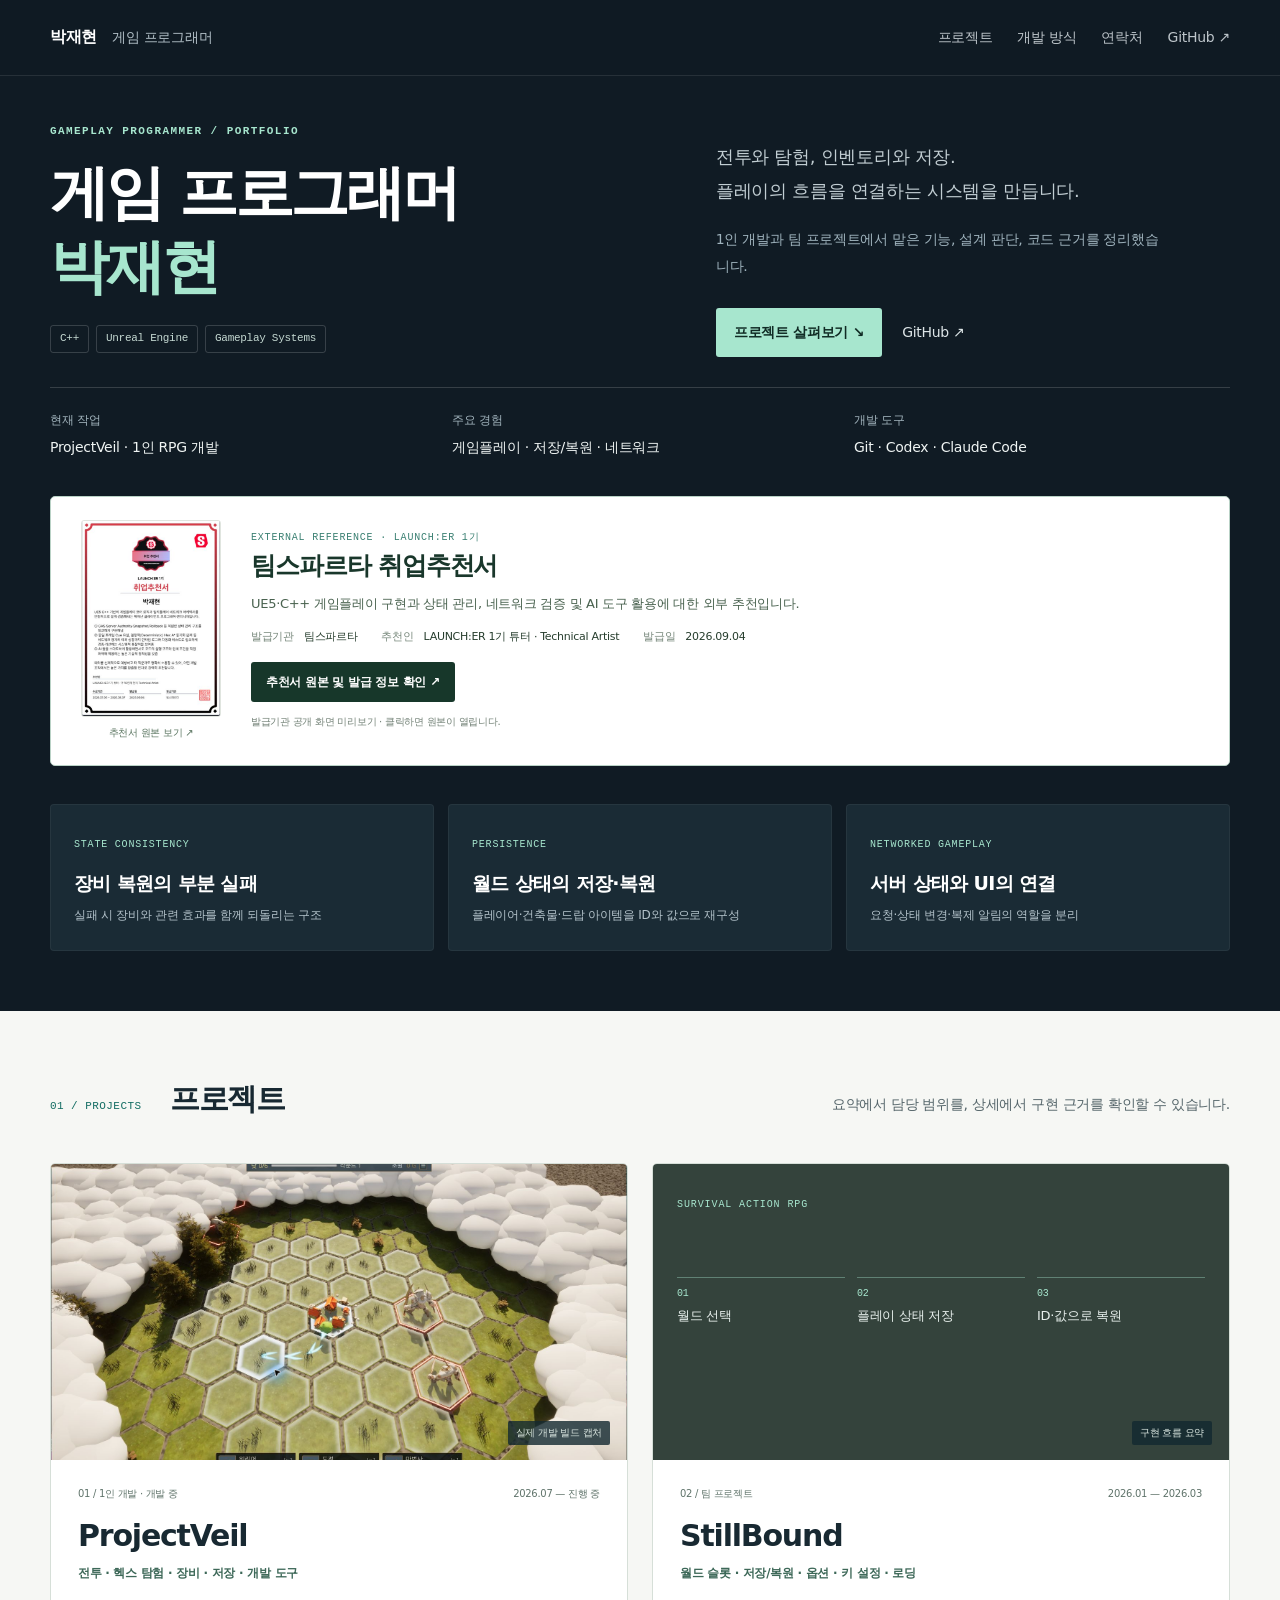
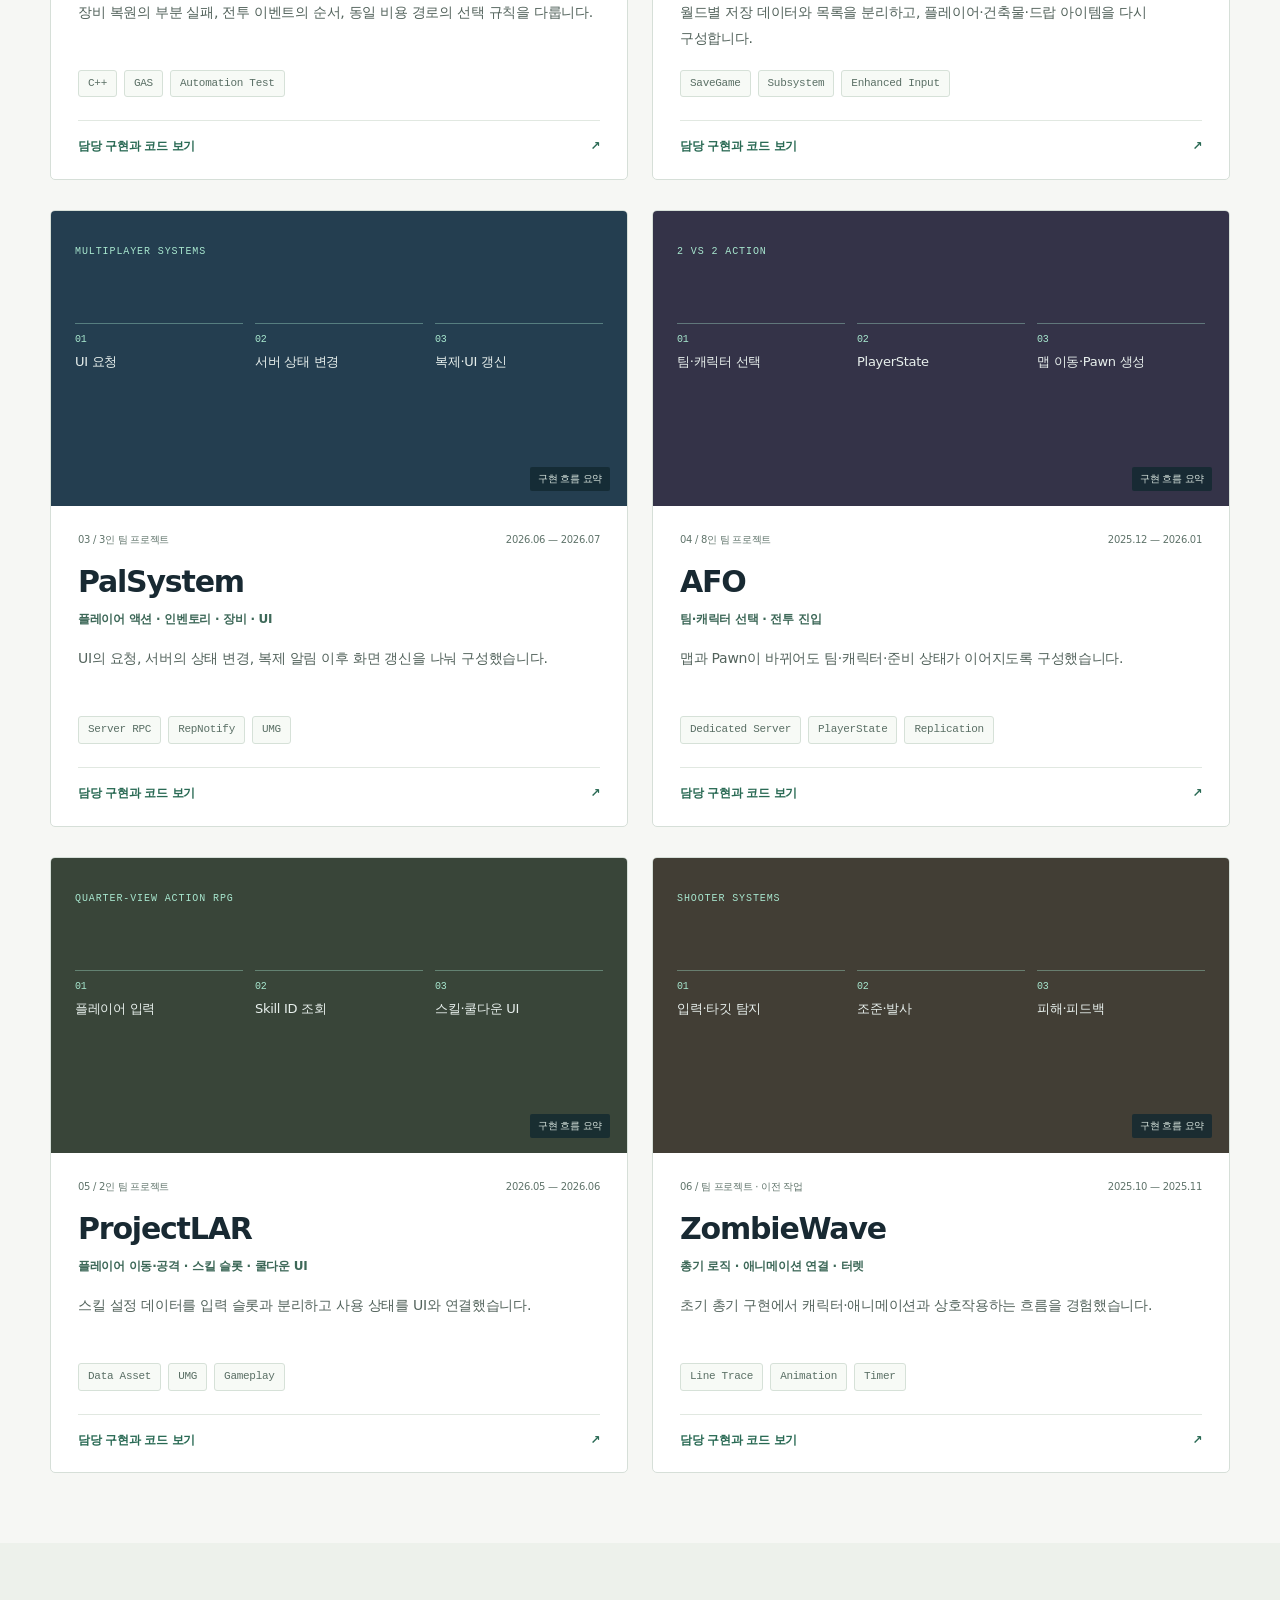
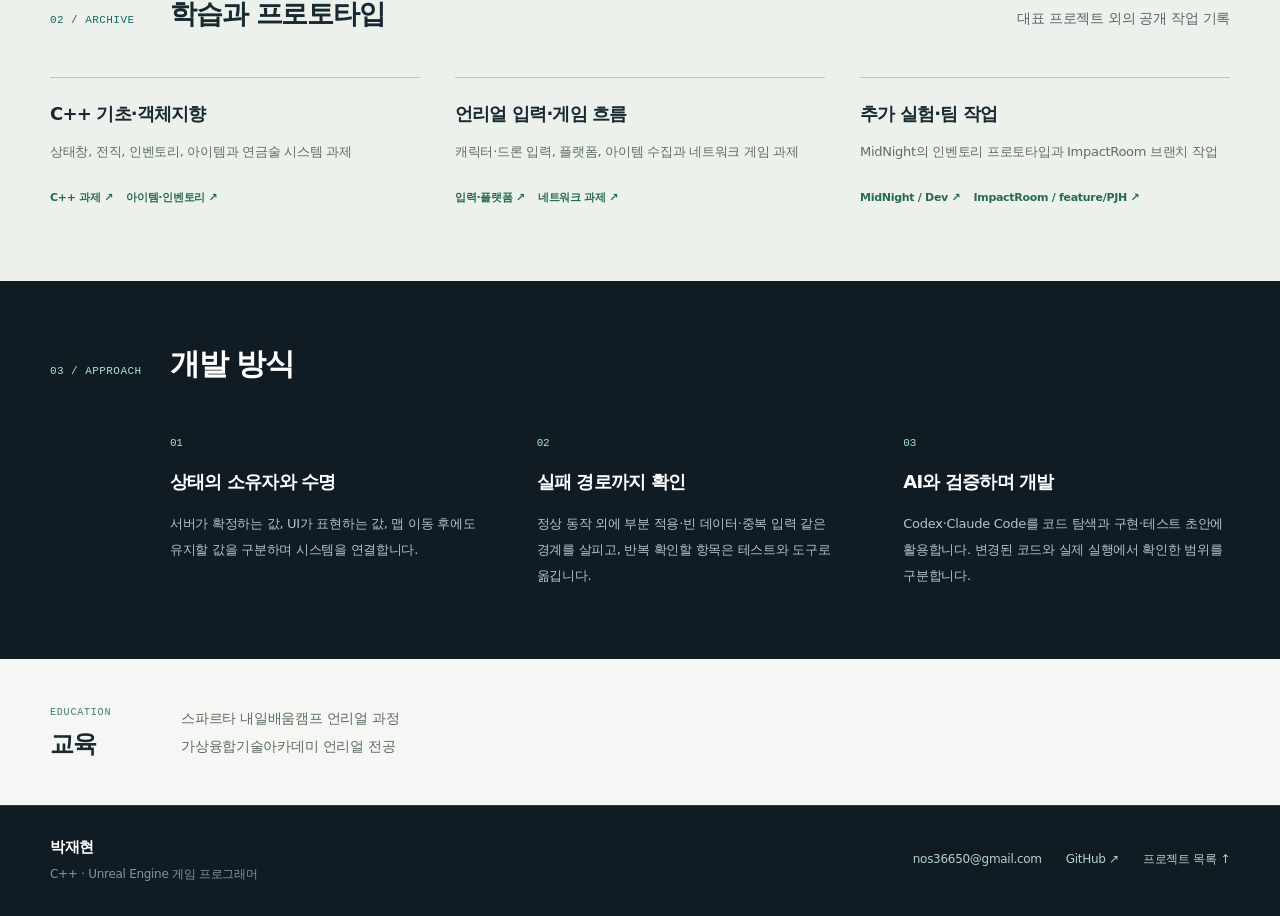
<file: index.html>
<!doctype html><html lang="ko"><head><meta charset="utf-8"><meta name="viewport" content="width=device-width,initial-scale=1"><meta name="theme-color" content="#101b24"><title>박재현 | C++ · Unreal Engine 게임 프로그래머</title><meta name="description" content="ProjectVeil, StillBound, PalSystem, AFO, ProjectLAR, ZombieWave의 담당 구현과 코드 근거."><link rel="icon" href="favicon.svg" type="image/svg+xml"><link rel="stylesheet" href="styles.css"><link rel="stylesheet" href="portfolio.css"><link rel="canonical" href="https://soloplayer-tech.github.io/"></head><body><a class="skip" href="#content">본문으로 바로가기</a><header class="site-header"><a class="name" href="./">박재현 <span>게임 프로그래머</span></a><nav aria-label="페이지 메뉴"><a href="index.html#projects">프로젝트</a><a href="index.html#work">개발 방식</a><a href="index.html#contact">연락처</a><a href="https://github.com/soloplayer-tech" target="_blank" rel="noopener noreferrer">GitHub ↗</a></nav></header><main id="content"><section class="opening portfolio-opening" id="top"><div class="opening-main"><p class="opening-label">GAMEPLAY PROGRAMMER / PORTFOLIO</p><h1>게임 프로그래머<br><em>박재현</em></h1><div class="skill-tags"><span>C++</span><span>Unreal Engine</span><span>Gameplay Systems</span></div></div><div class="hero-detail"><p class="opening-copy">전투와 탐험, 인벤토리와 저장.<br>플레이의 흐름을 연결하는 시스템을 만듭니다.</p><p class="hero-subcopy">1인 개발과 팀 프로젝트에서 맡은 기능, 설계 판단, 코드 근거를 정리했습니다.</p><div class="hero-actions"><a class="primary-action" href="#projects">프로젝트 살펴보기 ↘</a><a class="secondary-action" href="https://github.com/soloplayer-tech" target="_blank" rel="noopener noreferrer">GitHub ↗</a></div></div><div class="opening-info"><div><span>현재 작업</span><p>ProjectVeil · 1인 RPG 개발</p></div><div><span>주요 경험</span><p>게임플레이 · 저장/복원 · 네트워크</p></div><div><span>개발 도구</span><p>Git · Codex · Claude Code</p></div></div></section><section class="resources reference-section reference-top" id="recommendation"><article class="recommendation-card" aria-labelledby="recommendation-title"><a class="recommendation-preview" href="https://teamsparta.kolleges.net/ko/credentials/7c0f0968-2c67-48e1-b801-fdb82554b48d" target="_blank" rel="noopener noreferrer" aria-label="팀스파르타 취업추천서 발급기관 원본 보기"><span class="recommendation-scan"><img src="assets/teamsparta-recommendation.png" alt="팀스파르타에서 박재현에게 발급한 LAUNCH:ER 1기 취업추천서 공개 화면" width="1038" height="816" loading="eager"></span><span class="recommendation-caption">추천서 원본 보기 ↗</span></a><div class="recommendation-copy"><p class="eyebrow">EXTERNAL REFERENCE · LAUNCH:ER 1기</p><h2 id="recommendation-title">팀스파르타 취업추천서</h2><p class="recommendation-description">UE5·C++ 게임플레이 구현과 상태 관리, 네트워크 검증 및 AI 도구 활용에 대한 외부 추천입니다.</p><dl class="recommendation-meta"><div><dt>발급기관</dt><dd>팀스파르타</dd></div><div><dt>추천인</dt><dd>LAUNCH:ER 1기 튜터 · Technical Artist</dd></div><div><dt>발급일</dt><dd>2026.09.04</dd></div></dl><a class="recommendation-original" href="https://teamsparta.kolleges.net/ko/credentials/7c0f0968-2c67-48e1-b801-fdb82554b48d" target="_blank" rel="noopener noreferrer">추천서 원본 및 발급 정보 확인 ↗</a><p class="recommendation-note">발급기관 공개 화면 미리보기 · 클릭하면 원본이 열립니다.</p></div></article></section><section class="engineering-index" aria-label="대표 기술 사례"><a href="projects/projectveil.html#restore"><span>STATE CONSISTENCY</span><strong>장비 복원의 부분 실패</strong><p>실패 시 장비와 관련 효과를 함께 되돌리는 구조</p></a><a href="projects/stillbound.html#save-restore"><span>PERSISTENCE</span><strong>월드 상태의 저장·복원</strong><p>플레이어·건축물·드랍 아이템을 ID와 값으로 재구성</p></a><a href="projects/palsystem.html#inventory"><span>NETWORKED GAMEPLAY</span><strong>서버 상태와 UI의 연결</strong><p>요청·상태 변경·복제 알림의 역할을 분리</p></a></section><section class="projects project-overview" id="projects"><div class="section-title"><span>01 / PROJECTS</span><h2>프로젝트</h2><p>요약에서 담당 범위를, 상세에서 구현 근거를 확인할 수 있습니다.</p></div><div class="project-grid"><article class="project-card featured-card" id="project-veil"><a class="card-art has-image" href="projects/projectveil.html" aria-label="ProjectVeil 상세 보기"><img src="assets/projectveil-exploration.jpg" alt="ProjectVeil 로컬 개발 빌드의 헥스 탐험 실행 화면" width="1602" height="932" loading="lazy"><span class="art-label">실제 개발 빌드 캡처</span></a><div class="card-copy"><div class="card-eyebrow"><span>01 / 1인 개발 · 개발 중</span><span>2026.07 — 진행 중</span></div><h3><a href="projects/projectveil.html">ProjectVeil</a></h3><p class="card-role">전투 · 헥스 탐험 · 장비 · 저장 · 개발 도구</p><p class="card-description">장비 복원의 부분 실패, 전투 이벤트의 순서, 동일 비용 경로의 선택 규칙을 다룹니다.</p><div class="skill-tags"><span>C++</span><span>GAS</span><span>Automation Test</span></div><a class="card-cta" href="projects/projectveil.html">담당 구현과 코드 보기 <span aria-hidden="true">↗</span></a></div></article><article class="project-card " id="stillbound"><a class="card-art " href="projects/stillbound.html" aria-label="StillBound 상세 보기"><span class="art-type">SURVIVAL ACTION RPG</span><div class="art-flow" aria-hidden="true"><span><small>01</small>월드 선택</span><span><small>02</small>플레이 상태 저장</span><span><small>03</small>ID·값으로 복원</span></div><span class="art-label">구현 흐름 요약</span></a><div class="card-copy"><div class="card-eyebrow"><span>02 / 팀 프로젝트</span><span>2026.01 — 2026.03</span></div><h3><a href="projects/stillbound.html">StillBound</a></h3><p class="card-role">월드 슬롯 · 저장/복원 · 옵션 · 키 설정 · 로딩</p><p class="card-description">월드별 저장 데이터와 목록을 분리하고, 플레이어·건축물·드랍 아이템을 다시 구성합니다.</p><div class="skill-tags"><span>SaveGame</span><span>Subsystem</span><span>Enhanced Input</span></div><a class="card-cta" href="projects/stillbound.html">담당 구현과 코드 보기 <span aria-hidden="true">↗</span></a></div></article><article class="project-card " id="palsystem"><a class="card-art " href="projects/palsystem.html" aria-label="PalSystem 상세 보기"><span class="art-type">MULTIPLAYER SYSTEMS</span><div class="art-flow" aria-hidden="true"><span><small>01</small>UI 요청</span><span><small>02</small>서버 상태 변경</span><span><small>03</small>복제·UI 갱신</span></div><span class="art-label">구현 흐름 요약</span></a><div class="card-copy"><div class="card-eyebrow"><span>03 / 3인 팀 프로젝트</span><span>2026.06 — 2026.07</span></div><h3><a href="projects/palsystem.html">PalSystem</a></h3><p class="card-role">플레이어 액션 · 인벤토리 · 장비 · UI</p><p class="card-description">UI의 요청, 서버의 상태 변경, 복제 알림 이후 화면 갱신을 나눠 구성했습니다.</p><div class="skill-tags"><span>Server RPC</span><span>RepNotify</span><span>UMG</span></div><a class="card-cta" href="projects/palsystem.html">담당 구현과 코드 보기 <span aria-hidden="true">↗</span></a></div></article><article class="project-card " id="afo"><a class="card-art " href="projects/afo.html" aria-label="AFO 상세 보기"><span class="art-type">2 VS 2 ACTION</span><div class="art-flow" aria-hidden="true"><span><small>01</small>팀·캐릭터 선택</span><span><small>02</small>PlayerState</span><span><small>03</small>맵 이동·Pawn 생성</span></div><span class="art-label">구현 흐름 요약</span></a><div class="card-copy"><div class="card-eyebrow"><span>04 / 8인 팀 프로젝트</span><span>2025.12 — 2026.01</span></div><h3><a href="projects/afo.html">AFO</a></h3><p class="card-role">팀·캐릭터 선택 · 전투 진입</p><p class="card-description">맵과 Pawn이 바뀌어도 팀·캐릭터·준비 상태가 이어지도록 구성했습니다.</p><div class="skill-tags"><span>Dedicated Server</span><span>PlayerState</span><span>Replication</span></div><a class="card-cta" href="projects/afo.html">담당 구현과 코드 보기 <span aria-hidden="true">↗</span></a></div></article><article class="project-card " id="project-lar"><a class="card-art " href="projects/projectlar.html" aria-label="ProjectLAR 상세 보기"><span class="art-type">QUARTER-VIEW ACTION RPG</span><div class="art-flow" aria-hidden="true"><span><small>01</small>플레이어 입력</span><span><small>02</small>Skill ID 조회</span><span><small>03</small>스킬·쿨다운 UI</span></div><span class="art-label">구현 흐름 요약</span></a><div class="card-copy"><div class="card-eyebrow"><span>05 / 2인 팀 프로젝트</span><span>2026.05 — 2026.06</span></div><h3><a href="projects/projectlar.html">ProjectLAR</a></h3><p class="card-role">플레이어 이동·공격 · 스킬 슬롯 · 쿨다운 UI</p><p class="card-description">스킬 설정 데이터를 입력 슬롯과 분리하고 사용 상태를 UI와 연결했습니다.</p><div class="skill-tags"><span>Data Asset</span><span>UMG</span><span>Gameplay</span></div><a class="card-cta" href="projects/projectlar.html">담당 구현과 코드 보기 <span aria-hidden="true">↗</span></a></div></article><article class="project-card " id="zombiewave"><a class="card-art " href="projects/zombiewave.html" aria-label="ZombieWave 상세 보기"><span class="art-type">SHOOTER SYSTEMS</span><div class="art-flow" aria-hidden="true"><span><small>01</small>입력·타깃 탐지</span><span><small>02</small>조준·발사</span><span><small>03</small>피해·피드백</span></div><span class="art-label">구현 흐름 요약</span></a><div class="card-copy"><div class="card-eyebrow"><span>06 / 팀 프로젝트 · 이전 작업</span><span>2025.10 — 2025.11</span></div><h3><a href="projects/zombiewave.html">ZombieWave</a></h3><p class="card-role">총기 로직 · 애니메이션 연결 · 터렛</p><p class="card-description">초기 총기 구현에서 캐릭터·애니메이션과 상호작용하는 흐름을 경험했습니다.</p><div class="skill-tags"><span>Line Trace</span><span>Animation</span><span>Timer</span></div><a class="card-cta" href="projects/zombiewave.html">담당 구현과 코드 보기 <span aria-hidden="true">↗</span></a></div></article></div><span id="project-veil-tools" class="legacy-anchor"></span></section><section class="archive-section" id="archive"><div class="section-title"><span>02 / ARCHIVE</span><h2>학습과 프로토타입</h2><p>대표 프로젝트 외의 공개 작업 기록</p></div><div class="archive-grid"><div><h3>C++ 기초·객체지향</h3><p>상태창, 전직, 인벤토리, 아이템과 연금술 시스템 과제</p><a class="text-link" href="https://github.com/soloplayer-tech/git-assignment3" target="_blank" rel="noopener noreferrer">C++ 과제 ↗</a><a class="text-link" href="https://github.com/soloplayer-tech/ItemInventoryTemp1" target="_blank" rel="noopener noreferrer">아이템·인벤토리 ↗</a></div><div><h3>언리얼 입력·게임 흐름</h3><p>캐릭터·드론 입력, 플랫폼, 아이템 수집과 네트워크 게임 과제</p><a class="text-link" href="https://github.com/soloplayer-tech/git-assignment7" target="_blank" rel="noopener noreferrer">입력·플랫폼 ↗</a><a class="text-link" href="https://github.com/soloplayer-tech/git-assignment9" target="_blank" rel="noopener noreferrer">네트워크 과제 ↗</a></div><div><h3>추가 실험·팀 작업</h3><p>MidNight의 인벤토리 프로토타입과 ImpactRoom 브랜치 작업</p><a class="text-link" href="https://github.com/soloplayer-tech/MidNight/tree/Dev" target="_blank" rel="noopener noreferrer">MidNight / Dev ↗</a><a class="text-link" href="https://github.com/soloplayer-tech/TeamProject_ImpactRoom/tree/feature/PJH" target="_blank" rel="noopener noreferrer">ImpactRoom / feature/PJH ↗</a></div></div></section><section class="work" id="work"><div class="section-title"><span>03 / APPROACH</span><h2>개발 방식</h2></div><div class="approach-grid"><div><span>01</span><h3>상태의 소유자와 수명</h3><p>서버가 확정하는 값, UI가 표현하는 값, 맵 이동 후에도 유지할 값을 구분하며 시스템을 연결합니다.</p></div><div><span>02</span><h3>실패 경로까지 확인</h3><p>정상 동작 외에 부분 적용·빈 데이터·중복 입력 같은 경계를 살피고, 반복 확인할 항목은 테스트와 도구로 옮깁니다.</p></div><div><span>03</span><h3>AI와 검증하며 개발</h3><p>Codex·Claude Code를 코드 탐색과 구현·테스트 초안에 활용합니다. 변경된 코드와 실제 실행에서 확인한 범위를 구분합니다.</p></div></div></section><section class="education-summary" id="education"><div><p class="eyebrow">EDUCATION</p><h2>교육</h2></div><p>스파르타 내일배움캠프 언리얼 과정<br>가상융합기술아카데미 언리얼 전공</p></section></main><footer id="contact"><div><strong>박재현</strong><span>C++ · Unreal Engine 게임 프로그래머</span></div><div class="footer-links"><a href="mailto:nos36650@gmail.com">nos36650@gmail.com</a><a href="https://github.com/soloplayer-tech" target="_blank" rel="noopener noreferrer">GitHub ↗</a><a href="index.html#projects">프로젝트 목록 ↑</a></div></footer></body></html>
</file>
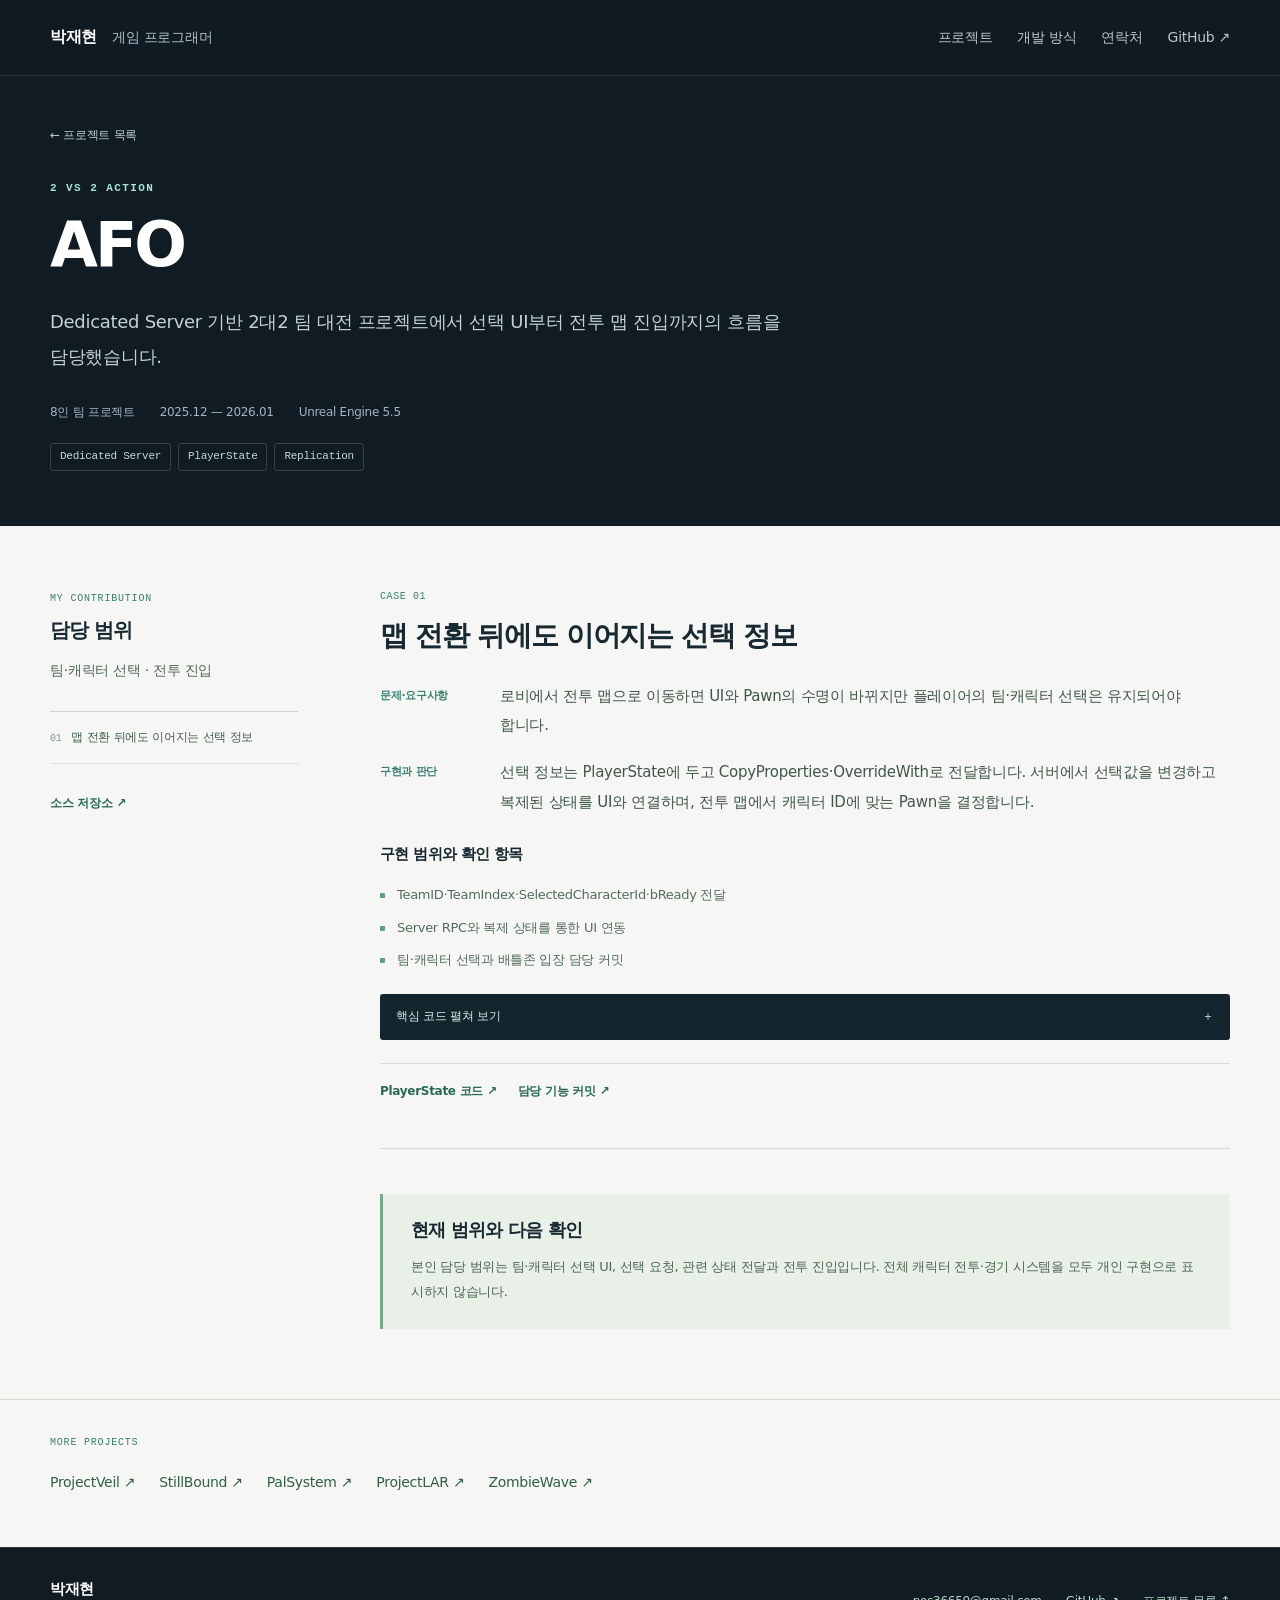
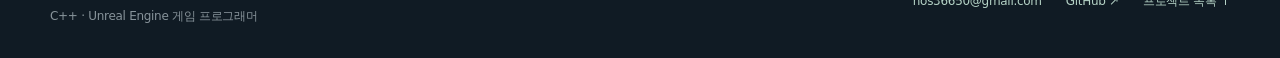
<file: projects/afo.html>
<!doctype html><html lang="ko"><head><meta charset="utf-8"><meta name="viewport" content="width=device-width,initial-scale=1"><meta name="theme-color" content="#101b24"><title>AFO — 박재현 게임 프로그래밍 포트폴리오</title><meta name="description" content="맵과 Pawn이 바뀌어도 팀·캐릭터·준비 상태가 이어지도록 구성했습니다."><link rel="icon" href="../favicon.svg" type="image/svg+xml"><link rel="stylesheet" href="../styles.css"><link rel="stylesheet" href="../portfolio.css"><link rel="canonical" href="https://soloplayer-tech.github.io/projects/afo.html"></head><body><a class="skip" href="#content">본문으로 바로가기</a><header class="site-header"><a class="name" href="../">박재현 <span>게임 프로그래머</span></a><nav aria-label="페이지 메뉴"><a href="../index.html#projects">프로젝트</a><a href="../index.html#work">개발 방식</a><a href="../index.html#contact">연락처</a><a href="https://github.com/soloplayer-tech" target="_blank" rel="noopener noreferrer">GitHub ↗</a></nav></header><main id="content" class="detail-page"><section class="detail-hero"><a class="back-link" href="../index.html#afo">← 프로젝트 목록</a><p class="opening-label">2 VS 2 ACTION</p><h1>AFO</h1><p class="detail-description">Dedicated Server 기반 2대2 팀 대전 프로젝트에서 선택 UI부터 전투 맵 진입까지의 흐름을 담당했습니다.</p><div class="detail-meta"><span>8인 팀 프로젝트</span><span>2025.12 — 2026.01</span><span>Unreal Engine 5.5</span></div><div class="skill-tags"><span>Dedicated Server</span><span>PlayerState</span><span>Replication</span></div></section><div class="detail-layout"><aside class="detail-aside"><p class="eyebrow">MY CONTRIBUTION</p><h2>담당 범위</h2><p>팀·캐릭터 선택 · 전투 진입</p><nav aria-label="기술 사례 목차"><a href="#travel-state"><span>01</span>맵 전환 뒤에도 이어지는 선택 정보</a></nav><a class="text-link" href="https://github.com/soloplayer-tech/AFO" target="_blank" rel="noopener noreferrer">소스 저장소 ↗</a></aside><div class="case-list"><section class="case" id="travel-state"><p class="case-number">CASE 01</p><h2>맵 전환 뒤에도 이어지는 선택 정보</h2><dl class="case-story"><div><dt>문제·요구사항</dt><dd>로비에서 전투 맵으로 이동하면 UI와 Pawn의 수명이 바뀌지만 플레이어의 팀·캐릭터 선택은 유지되어야 합니다.</dd></div><div><dt>구현과 판단</dt><dd>선택 정보는 PlayerState에 두고 CopyProperties·OverrideWith로 전달합니다. 서버에서 선택값을 변경하고 복제된 상태를 UI와 연결하며, 전투 맵에서 캐릭터 ID에 맞는 Pawn을 결정합니다.</dd></div></dl><h3>구현 범위와 확인 항목</h3><ul class="case-checks"><li>TeamID·TeamIndex·SelectedCharacterId·bReady 전달</li><li>Server RPC와 복제 상태를 통한 UI 연동</li><li>팀·캐릭터 선택과 배틀존 입장 담당 커밋</li></ul><details class="source-snippet"><summary>핵심 코드 펼쳐 보기 <span aria-hidden="true">＋</span></summary><pre><code>NewPS-&gt;TeamID = TeamID;
NewPS-&gt;TeamIndex = TeamIndex;
NewPS-&gt;SelectedCharacterId = SelectedCharacterId;
NewPS-&gt;bReady = bReady;</code></pre></details><div class="links"><a class="text-link" href="https://github.com/soloplayer-tech/AFO/blob/main/Source/AFO/Private/Player/AFPlayerState.cpp" target="_blank" rel="noopener noreferrer">PlayerState 코드 ↗</a><a class="text-link" href="https://github.com/soloplayer-tech/AFO/commit/443e94f08bac2286bb08a3c547a64c8ae5b77988" target="_blank" rel="noopener noreferrer">담당 기능 커밋 ↗</a></div></section><section class="scope-panel"><h2>현재 범위와 다음 확인</h2><p>본인 담당 범위는 팀·캐릭터 선택 UI, 선택 요청, 관련 상태 전달과 전투 진입입니다. 전체 캐릭터 전투·경기 시스템을 모두 개인 구현으로 표시하지 않습니다.</p></section></div></div><nav class="related-projects" aria-label="다른 프로젝트"><p class="eyebrow">MORE PROJECTS</p><a href="projectveil.html">ProjectVeil ↗</a><a href="stillbound.html">StillBound ↗</a><a href="palsystem.html">PalSystem ↗</a><a href="projectlar.html">ProjectLAR ↗</a><a href="zombiewave.html">ZombieWave ↗</a></nav></main><footer id="contact"><div><strong>박재현</strong><span>C++ · Unreal Engine 게임 프로그래머</span></div><div class="footer-links"><a href="mailto:nos36650@gmail.com">nos36650@gmail.com</a><a href="https://github.com/soloplayer-tech" target="_blank" rel="noopener noreferrer">GitHub ↗</a><a href="../index.html#projects">프로젝트 목록 ↑</a></div></footer></body></html>
</file>
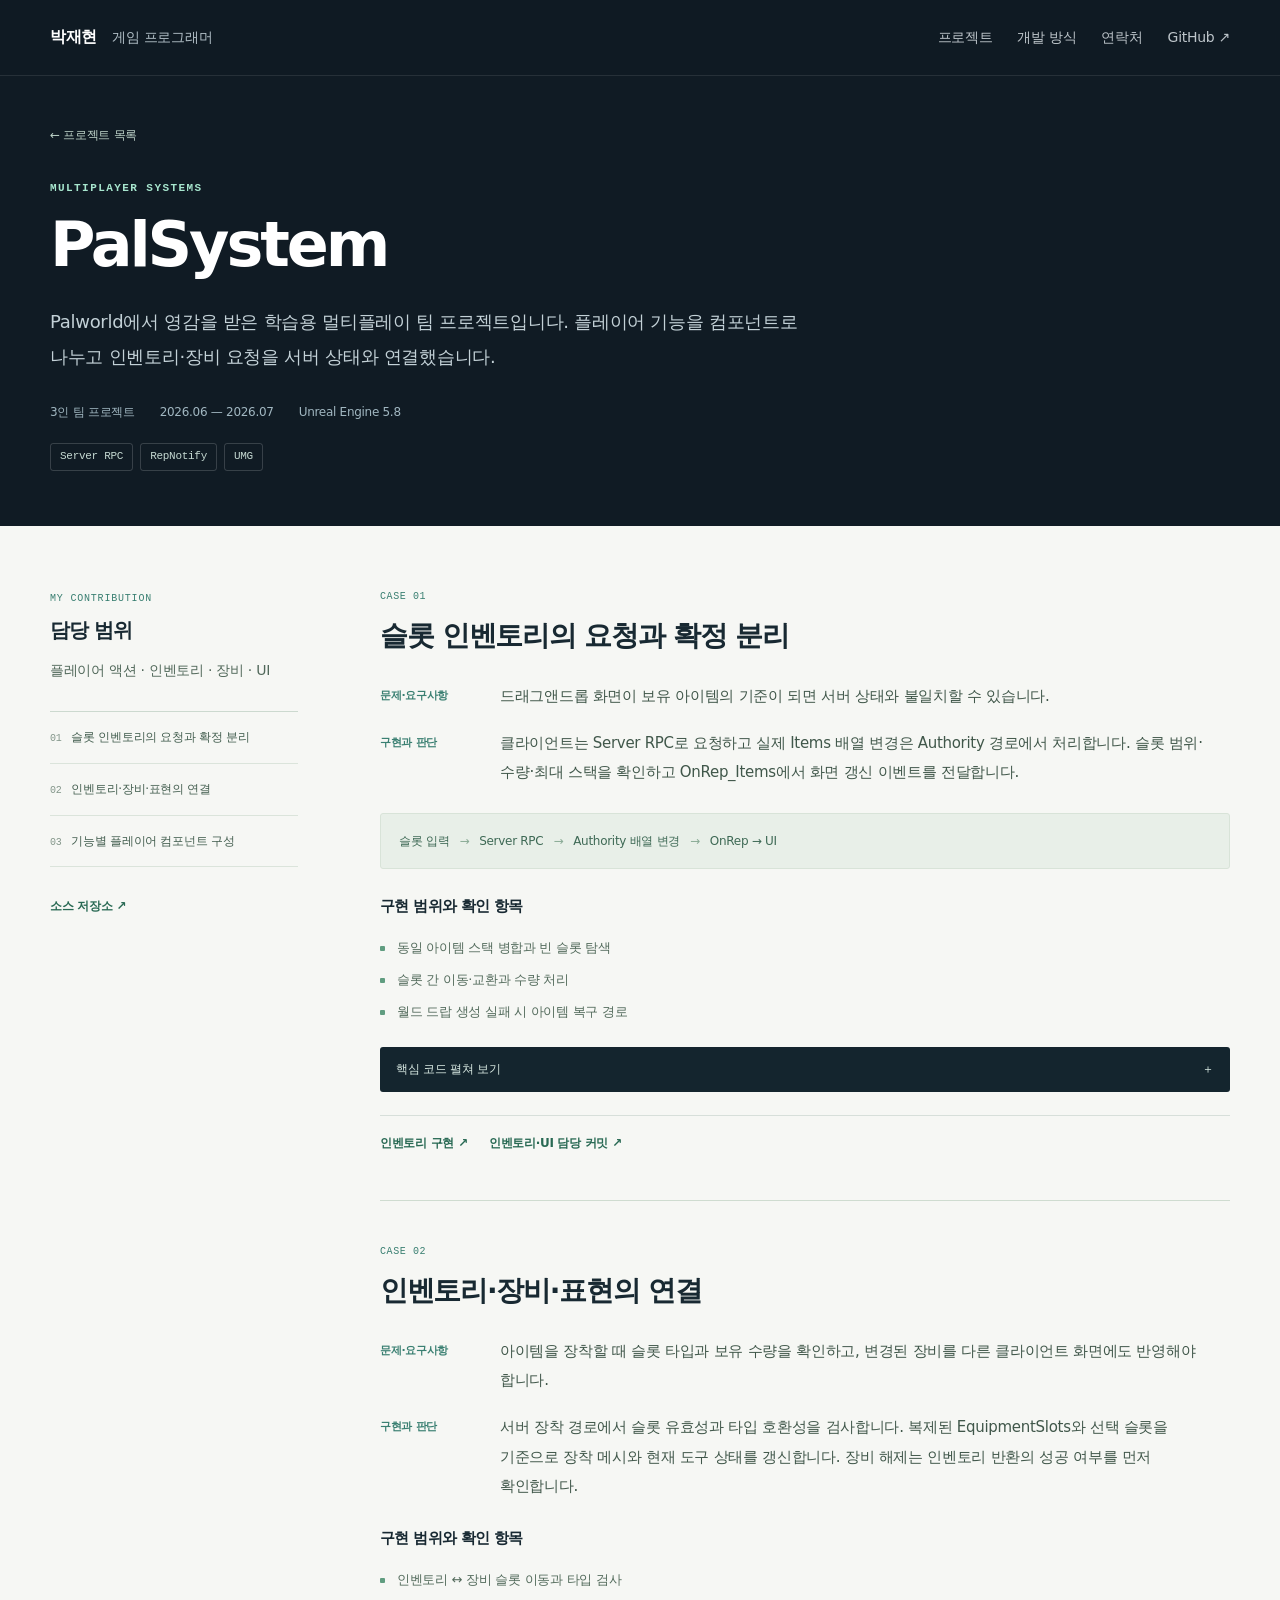
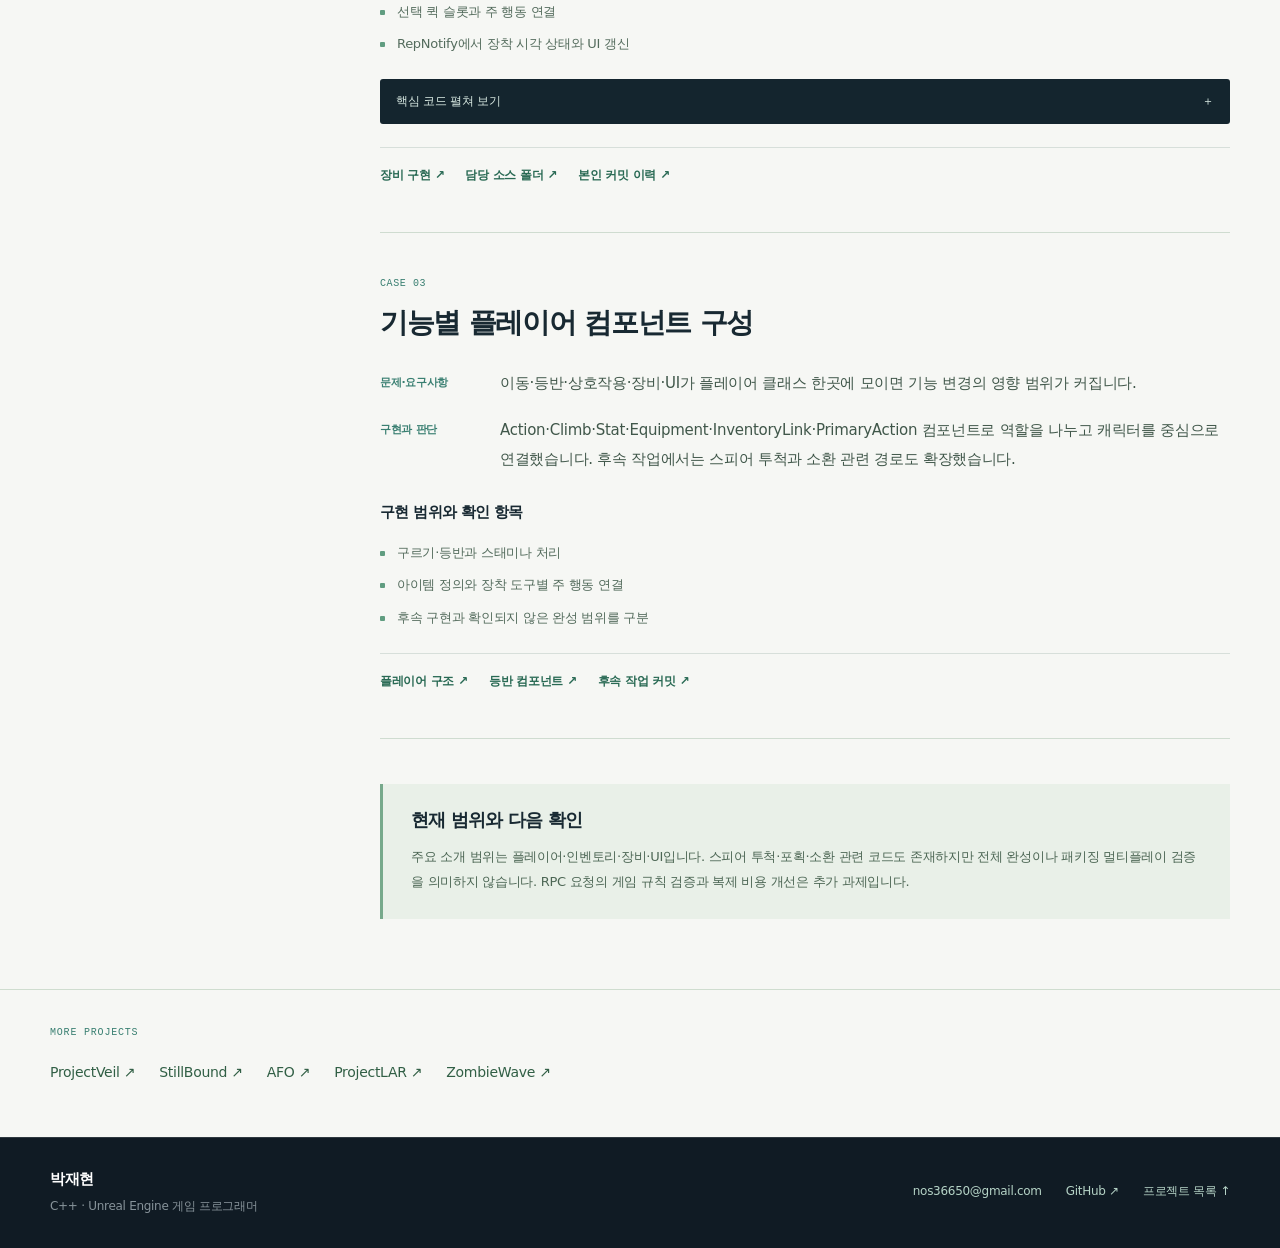
<file: projects/palsystem.html>
<!doctype html><html lang="ko"><head><meta charset="utf-8"><meta name="viewport" content="width=device-width,initial-scale=1"><meta name="theme-color" content="#101b24"><title>PalSystem — 박재현 게임 프로그래밍 포트폴리오</title><meta name="description" content="UI의 요청, 서버의 상태 변경, 복제 알림 이후 화면 갱신을 나눠 구성했습니다."><link rel="icon" href="../favicon.svg" type="image/svg+xml"><link rel="stylesheet" href="../styles.css"><link rel="stylesheet" href="../portfolio.css"><link rel="canonical" href="https://soloplayer-tech.github.io/projects/palsystem.html"></head><body><a class="skip" href="#content">본문으로 바로가기</a><header class="site-header"><a class="name" href="../">박재현 <span>게임 프로그래머</span></a><nav aria-label="페이지 메뉴"><a href="../index.html#projects">프로젝트</a><a href="../index.html#work">개발 방식</a><a href="../index.html#contact">연락처</a><a href="https://github.com/soloplayer-tech" target="_blank" rel="noopener noreferrer">GitHub ↗</a></nav></header><main id="content" class="detail-page"><section class="detail-hero"><a class="back-link" href="../index.html#palsystem">← 프로젝트 목록</a><p class="opening-label">MULTIPLAYER SYSTEMS</p><h1>PalSystem</h1><p class="detail-description">Palworld에서 영감을 받은 학습용 멀티플레이 팀 프로젝트입니다. 플레이어 기능을 컴포넌트로 나누고 인벤토리·장비 요청을 서버 상태와 연결했습니다.</p><div class="detail-meta"><span>3인 팀 프로젝트</span><span>2026.06 — 2026.07</span><span>Unreal Engine 5.8</span></div><div class="skill-tags"><span>Server RPC</span><span>RepNotify</span><span>UMG</span></div></section><div class="detail-layout"><aside class="detail-aside"><p class="eyebrow">MY CONTRIBUTION</p><h2>담당 범위</h2><p>플레이어 액션 · 인벤토리 · 장비 · UI</p><nav aria-label="기술 사례 목차"><a href="#inventory"><span>01</span>슬롯 인벤토리의 요청과 확정 분리</a><a href="#equipment"><span>02</span>인벤토리·장비·표현의 연결</a><a href="#player-actions"><span>03</span>기능별 플레이어 컴포넌트 구성</a></nav><a class="text-link" href="https://github.com/ByungilOh-Fillip/PalWorld" target="_blank" rel="noopener noreferrer">소스 저장소 ↗</a></aside><div class="case-list"><section class="case" id="inventory"><p class="case-number">CASE 01</p><h2>슬롯 인벤토리의 요청과 확정 분리</h2><dl class="case-story"><div><dt>문제·요구사항</dt><dd>드래그앤드롭 화면이 보유 아이템의 기준이 되면 서버 상태와 불일치할 수 있습니다.</dd></div><div><dt>구현과 판단</dt><dd>클라이언트는 Server RPC로 요청하고 실제 Items 배열 변경은 Authority 경로에서 처리합니다. 슬롯 범위·수량·최대 스택을 확인하고 OnRep_Items에서 화면 갱신 이벤트를 전달합니다.</dd></div></dl><ol class="system-flow"><li>슬롯 입력</li><li>Server RPC</li><li>Authority 배열 변경</li><li>OnRep → UI</li></ol><h3>구현 범위와 확인 항목</h3><ul class="case-checks"><li>동일 아이템 스택 병합과 빈 슬롯 탐색</li><li>슬롯 간 이동·교환과 수량 처리</li><li>월드 드랍 생성 실패 시 아이템 복구 경로</li></ul><details class="source-snippet"><summary>핵심 코드 펼쳐 보기 <span aria-hidden="true">＋</span></summary><pre><code>void UPWPlayerInventoryLinkComponent::OnRep_Items()
{
    OnInventoryChanged.Broadcast();
}</code></pre></details><div class="links"><a class="text-link" href="https://github.com/ByungilOh-Fillip/PalWorld/blob/main/PalWorld/Source/PalWorld/PJH/Private/Player/Components/PWPlayerInventoryLinkComponent.cpp" target="_blank" rel="noopener noreferrer">인벤토리 구현 ↗</a><a class="text-link" href="https://github.com/ByungilOh-Fillip/PalWorld/commit/50f2d3a000" target="_blank" rel="noopener noreferrer">인벤토리·UI 담당 커밋 ↗</a></div></section><section class="case" id="equipment"><p class="case-number">CASE 02</p><h2>인벤토리·장비·표현의 연결</h2><dl class="case-story"><div><dt>문제·요구사항</dt><dd>아이템을 장착할 때 슬롯 타입과 보유 수량을 확인하고, 변경된 장비를 다른 클라이언트 화면에도 반영해야 합니다.</dd></div><div><dt>구현과 판단</dt><dd>서버 장착 경로에서 슬롯 유효성과 타입 호환성을 검사합니다. 복제된 EquipmentSlots와 선택 슬롯을 기준으로 장착 메시와 현재 도구 상태를 갱신합니다. 장비 해제는 인벤토리 반환의 성공 여부를 먼저 확인합니다.</dd></div></dl><h3>구현 범위와 확인 항목</h3><ul class="case-checks"><li>인벤토리 ↔ 장비 슬롯 이동과 타입 검사</li><li>선택 퀵 슬롯과 주 행동 연결</li><li>RepNotify에서 장착 시각 상태와 UI 갱신</li></ul><details class="source-snippet"><summary>핵심 코드 펼쳐 보기 <span aria-hidden="true">＋</span></summary><pre><code>void UPWPlayerEquipmentComponent::OnRep_EquipmentSlots()
{
    EnsureSlotCount();
    RebuildVisualComponents();
    SyncSelectedToolToPrimaryActionComponent();
    OnEquipmentChanged.Broadcast();
}</code></pre></details><div class="links"><a class="text-link" href="https://github.com/ByungilOh-Fillip/PalWorld/blob/main/PalWorld/Source/PalWorld/PJH/Private/Player/Components/PWPlayerEquipmentComponent.cpp" target="_blank" rel="noopener noreferrer">장비 구현 ↗</a><a class="text-link" href="https://github.com/ByungilOh-Fillip/PalWorld/tree/main/PalWorld/Source/PalWorld/PJH" target="_blank" rel="noopener noreferrer">담당 소스 폴더 ↗</a><a class="text-link" href="https://github.com/ByungilOh-Fillip/PalWorld/commits/main/?author=soloplayer-tech" target="_blank" rel="noopener noreferrer">본인 커밋 이력 ↗</a></div></section><section class="case" id="player-actions"><p class="case-number">CASE 03</p><h2>기능별 플레이어 컴포넌트 구성</h2><dl class="case-story"><div><dt>문제·요구사항</dt><dd>이동·등반·상호작용·장비·UI가 플레이어 클래스 한곳에 모이면 기능 변경의 영향 범위가 커집니다.</dd></div><div><dt>구현과 판단</dt><dd>Action·Climb·Stat·Equipment·InventoryLink·PrimaryAction 컴포넌트로 역할을 나누고 캐릭터를 중심으로 연결했습니다. 후속 작업에서는 스피어 투척과 소환 관련 경로도 확장했습니다.</dd></div></dl><h3>구현 범위와 확인 항목</h3><ul class="case-checks"><li>구르기·등반과 스태미나 처리</li><li>아이템 정의와 장착 도구별 주 행동 연결</li><li>후속 구현과 확인되지 않은 완성 범위를 구분</li></ul><div class="links"><a class="text-link" href="https://github.com/ByungilOh-Fillip/PalWorld/blob/main/PalWorld/Source/PalWorld/PJH/Private/Player/Core/PWPlayerCharacter.cpp" target="_blank" rel="noopener noreferrer">플레이어 구조 ↗</a><a class="text-link" href="https://github.com/ByungilOh-Fillip/PalWorld/blob/main/PalWorld/Source/PalWorld/PJH/Private/Player/Components/PWPlayerClimbComponent.cpp" target="_blank" rel="noopener noreferrer">등반 컴포넌트 ↗</a><a class="text-link" href="https://github.com/ByungilOh-Fillip/PalWorld/commit/cf40aecf42" target="_blank" rel="noopener noreferrer">후속 작업 커밋 ↗</a></div></section><section class="scope-panel"><h2>현재 범위와 다음 확인</h2><p>주요 소개 범위는 플레이어·인벤토리·장비·UI입니다. 스피어 투척·포획·소환 관련 코드도 존재하지만 전체 완성이나 패키징 멀티플레이 검증을 의미하지 않습니다. RPC 요청의 게임 규칙 검증과 복제 비용 개선은 추가 과제입니다.</p></section></div></div><nav class="related-projects" aria-label="다른 프로젝트"><p class="eyebrow">MORE PROJECTS</p><a href="projectveil.html">ProjectVeil ↗</a><a href="stillbound.html">StillBound ↗</a><a href="afo.html">AFO ↗</a><a href="projectlar.html">ProjectLAR ↗</a><a href="zombiewave.html">ZombieWave ↗</a></nav></main><footer id="contact"><div><strong>박재현</strong><span>C++ · Unreal Engine 게임 프로그래머</span></div><div class="footer-links"><a href="mailto:nos36650@gmail.com">nos36650@gmail.com</a><a href="https://github.com/soloplayer-tech" target="_blank" rel="noopener noreferrer">GitHub ↗</a><a href="../index.html#projects">프로젝트 목록 ↑</a></div></footer></body></html>
</file>
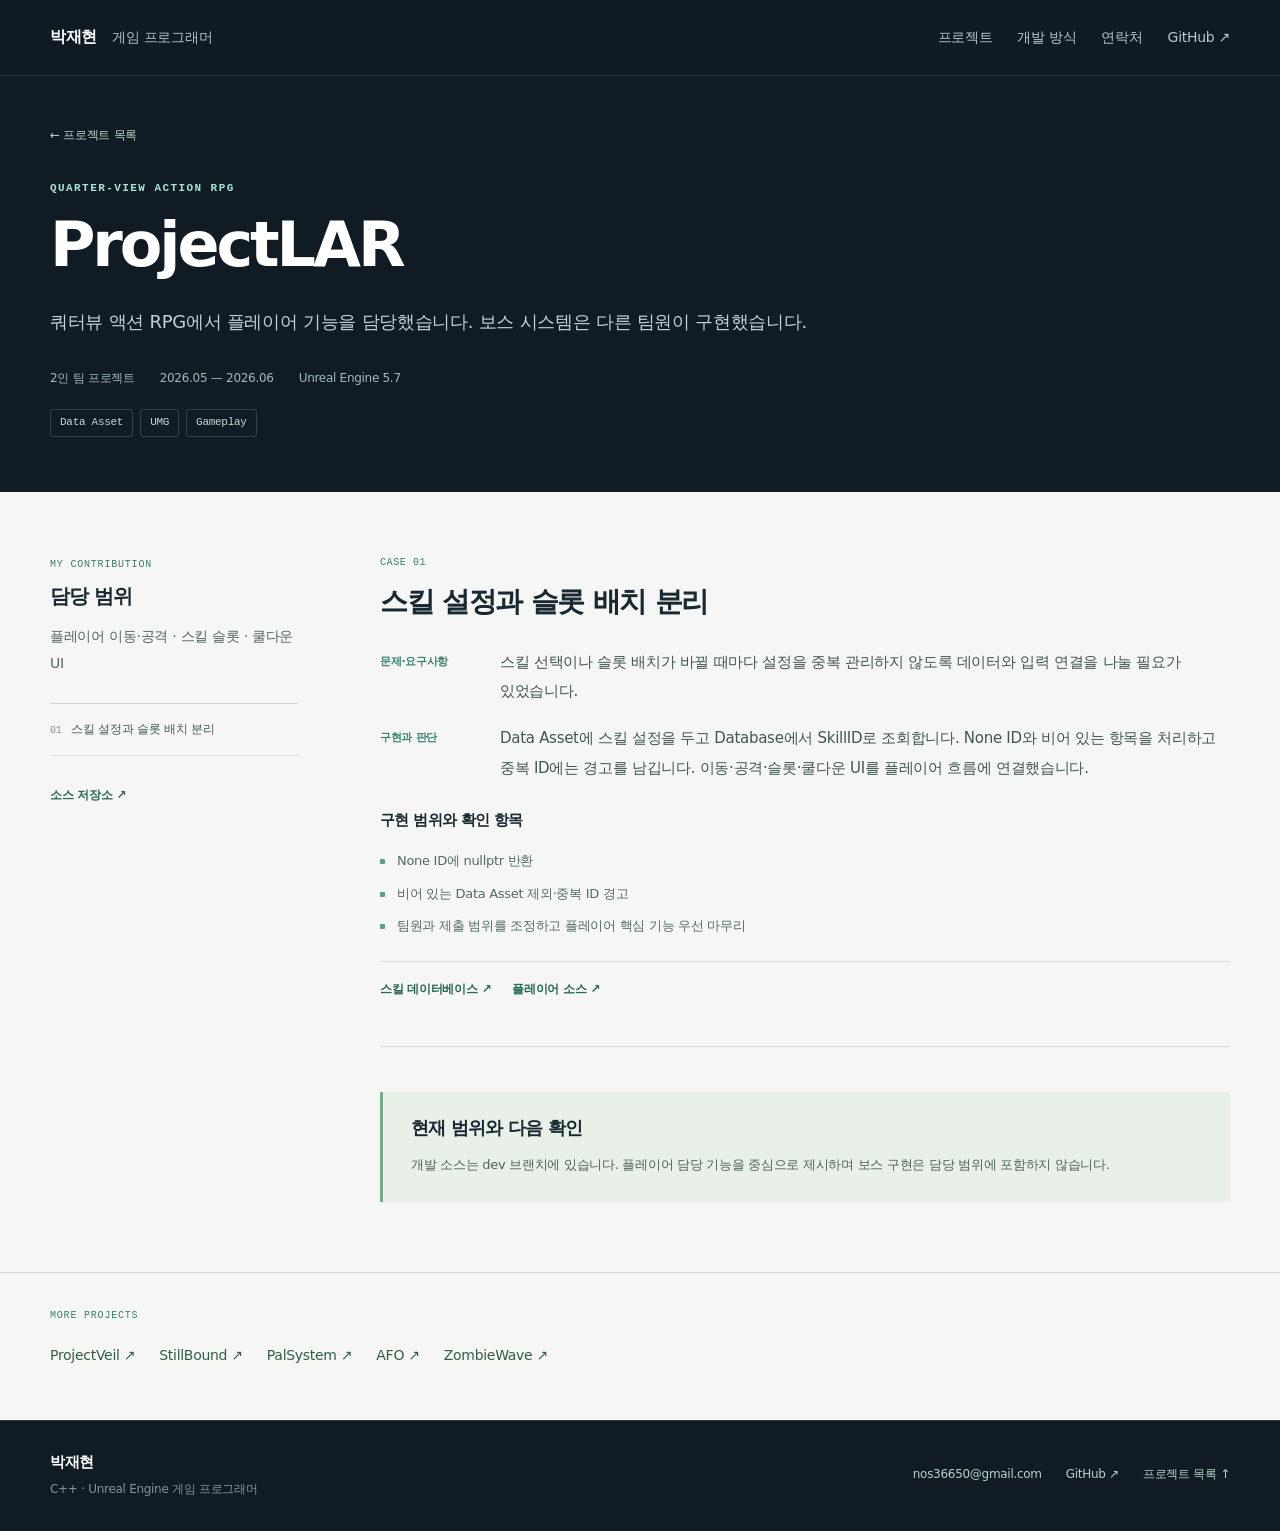
<file: projects/projectlar.html>
<!doctype html><html lang="ko"><head><meta charset="utf-8"><meta name="viewport" content="width=device-width,initial-scale=1"><meta name="theme-color" content="#101b24"><title>ProjectLAR — 박재현 게임 프로그래밍 포트폴리오</title><meta name="description" content="스킬 설정 데이터를 입력 슬롯과 분리하고 사용 상태를 UI와 연결했습니다."><link rel="icon" href="../favicon.svg" type="image/svg+xml"><link rel="stylesheet" href="../styles.css"><link rel="stylesheet" href="../portfolio.css"><link rel="canonical" href="https://soloplayer-tech.github.io/projects/projectlar.html"></head><body><a class="skip" href="#content">본문으로 바로가기</a><header class="site-header"><a class="name" href="../">박재현 <span>게임 프로그래머</span></a><nav aria-label="페이지 메뉴"><a href="../index.html#projects">프로젝트</a><a href="../index.html#work">개발 방식</a><a href="../index.html#contact">연락처</a><a href="https://github.com/soloplayer-tech" target="_blank" rel="noopener noreferrer">GitHub ↗</a></nav></header><main id="content" class="detail-page"><section class="detail-hero"><a class="back-link" href="../index.html#project-lar">← 프로젝트 목록</a><p class="opening-label">QUARTER-VIEW ACTION RPG</p><h1>ProjectLAR</h1><p class="detail-description">쿼터뷰 액션 RPG에서 플레이어 기능을 담당했습니다. 보스 시스템은 다른 팀원이 구현했습니다.</p><div class="detail-meta"><span>2인 팀 프로젝트</span><span>2026.05 — 2026.06</span><span>Unreal Engine 5.7</span></div><div class="skill-tags"><span>Data Asset</span><span>UMG</span><span>Gameplay</span></div></section><div class="detail-layout"><aside class="detail-aside"><p class="eyebrow">MY CONTRIBUTION</p><h2>담당 범위</h2><p>플레이어 이동·공격 · 스킬 슬롯 · 쿨다운 UI</p><nav aria-label="기술 사례 목차"><a href="#skill-data"><span>01</span>스킬 설정과 슬롯 배치 분리</a></nav><a class="text-link" href="https://github.com/soloplayer-tech/ProjectLAR/tree/dev" target="_blank" rel="noopener noreferrer">소스 저장소 ↗</a></aside><div class="case-list"><section class="case" id="skill-data"><p class="case-number">CASE 01</p><h2>스킬 설정과 슬롯 배치 분리</h2><dl class="case-story"><div><dt>문제·요구사항</dt><dd>스킬 선택이나 슬롯 배치가 바뀔 때마다 설정을 중복 관리하지 않도록 데이터와 입력 연결을 나눌 필요가 있었습니다.</dd></div><div><dt>구현과 판단</dt><dd>Data Asset에 스킬 설정을 두고 Database에서 SkillID로 조회합니다. None ID와 비어 있는 항목을 처리하고 중복 ID에는 경고를 남깁니다. 이동·공격·슬롯·쿨다운 UI를 플레이어 흐름에 연결했습니다.</dd></div></dl><h3>구현 범위와 확인 항목</h3><ul class="case-checks"><li>None ID에 nullptr 반환</li><li>비어 있는 Data Asset 제외·중복 ID 경고</li><li>팀원과 제출 범위를 조정하고 플레이어 핵심 기능 우선 마무리</li></ul><div class="links"><a class="text-link" href="https://github.com/soloplayer-tech/ProjectLAR/blob/dev/Source/ProjectLAR/Skill/Private/LPlayerSkillDatabase.cpp" target="_blank" rel="noopener noreferrer">스킬 데이터베이스 ↗</a><a class="text-link" href="https://github.com/soloplayer-tech/ProjectLAR/tree/dev/Source/ProjectLAR/Player" target="_blank" rel="noopener noreferrer">플레이어 소스 ↗</a></div></section><section class="scope-panel"><h2>현재 범위와 다음 확인</h2><p>개발 소스는 dev 브랜치에 있습니다. 플레이어 담당 기능을 중심으로 제시하며 보스 구현은 담당 범위에 포함하지 않습니다.</p></section></div></div><nav class="related-projects" aria-label="다른 프로젝트"><p class="eyebrow">MORE PROJECTS</p><a href="projectveil.html">ProjectVeil ↗</a><a href="stillbound.html">StillBound ↗</a><a href="palsystem.html">PalSystem ↗</a><a href="afo.html">AFO ↗</a><a href="zombiewave.html">ZombieWave ↗</a></nav></main><footer id="contact"><div><strong>박재현</strong><span>C++ · Unreal Engine 게임 프로그래머</span></div><div class="footer-links"><a href="mailto:nos36650@gmail.com">nos36650@gmail.com</a><a href="https://github.com/soloplayer-tech" target="_blank" rel="noopener noreferrer">GitHub ↗</a><a href="../index.html#projects">프로젝트 목록 ↑</a></div></footer></body></html>
</file>
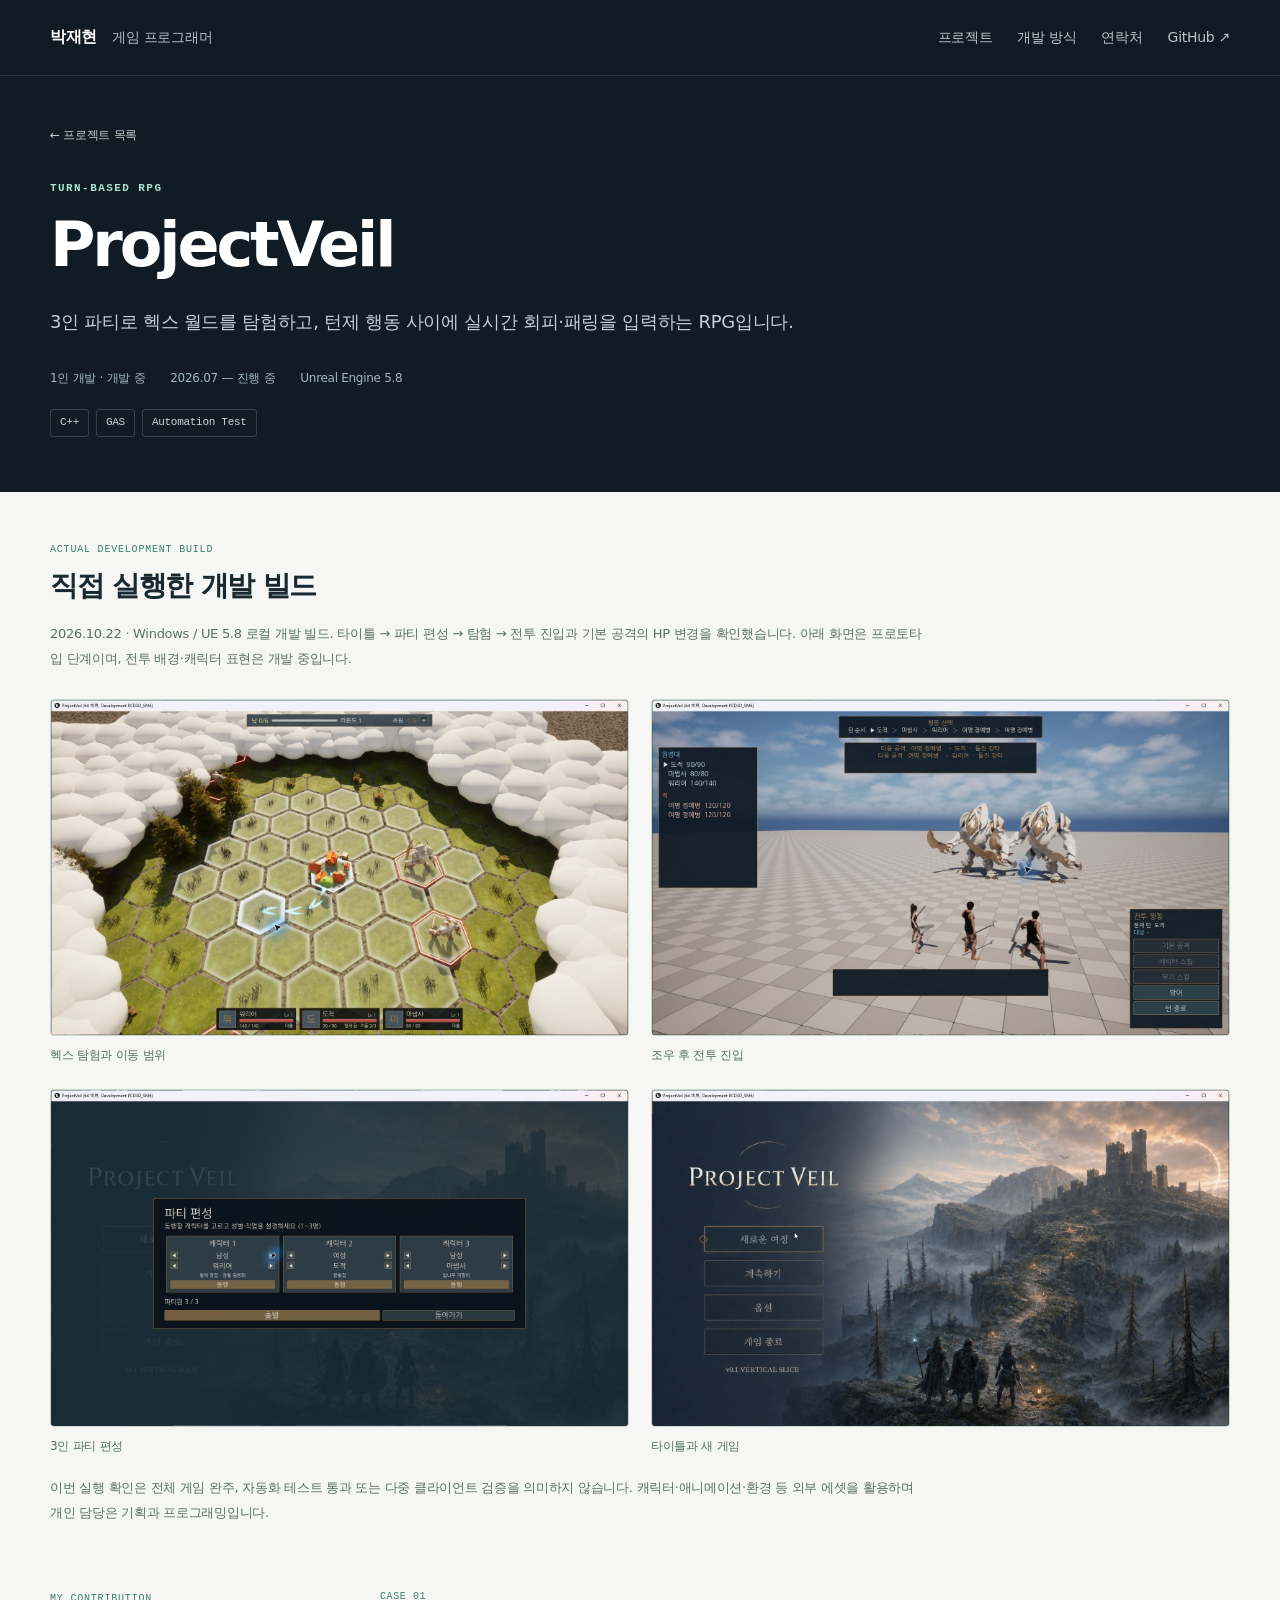
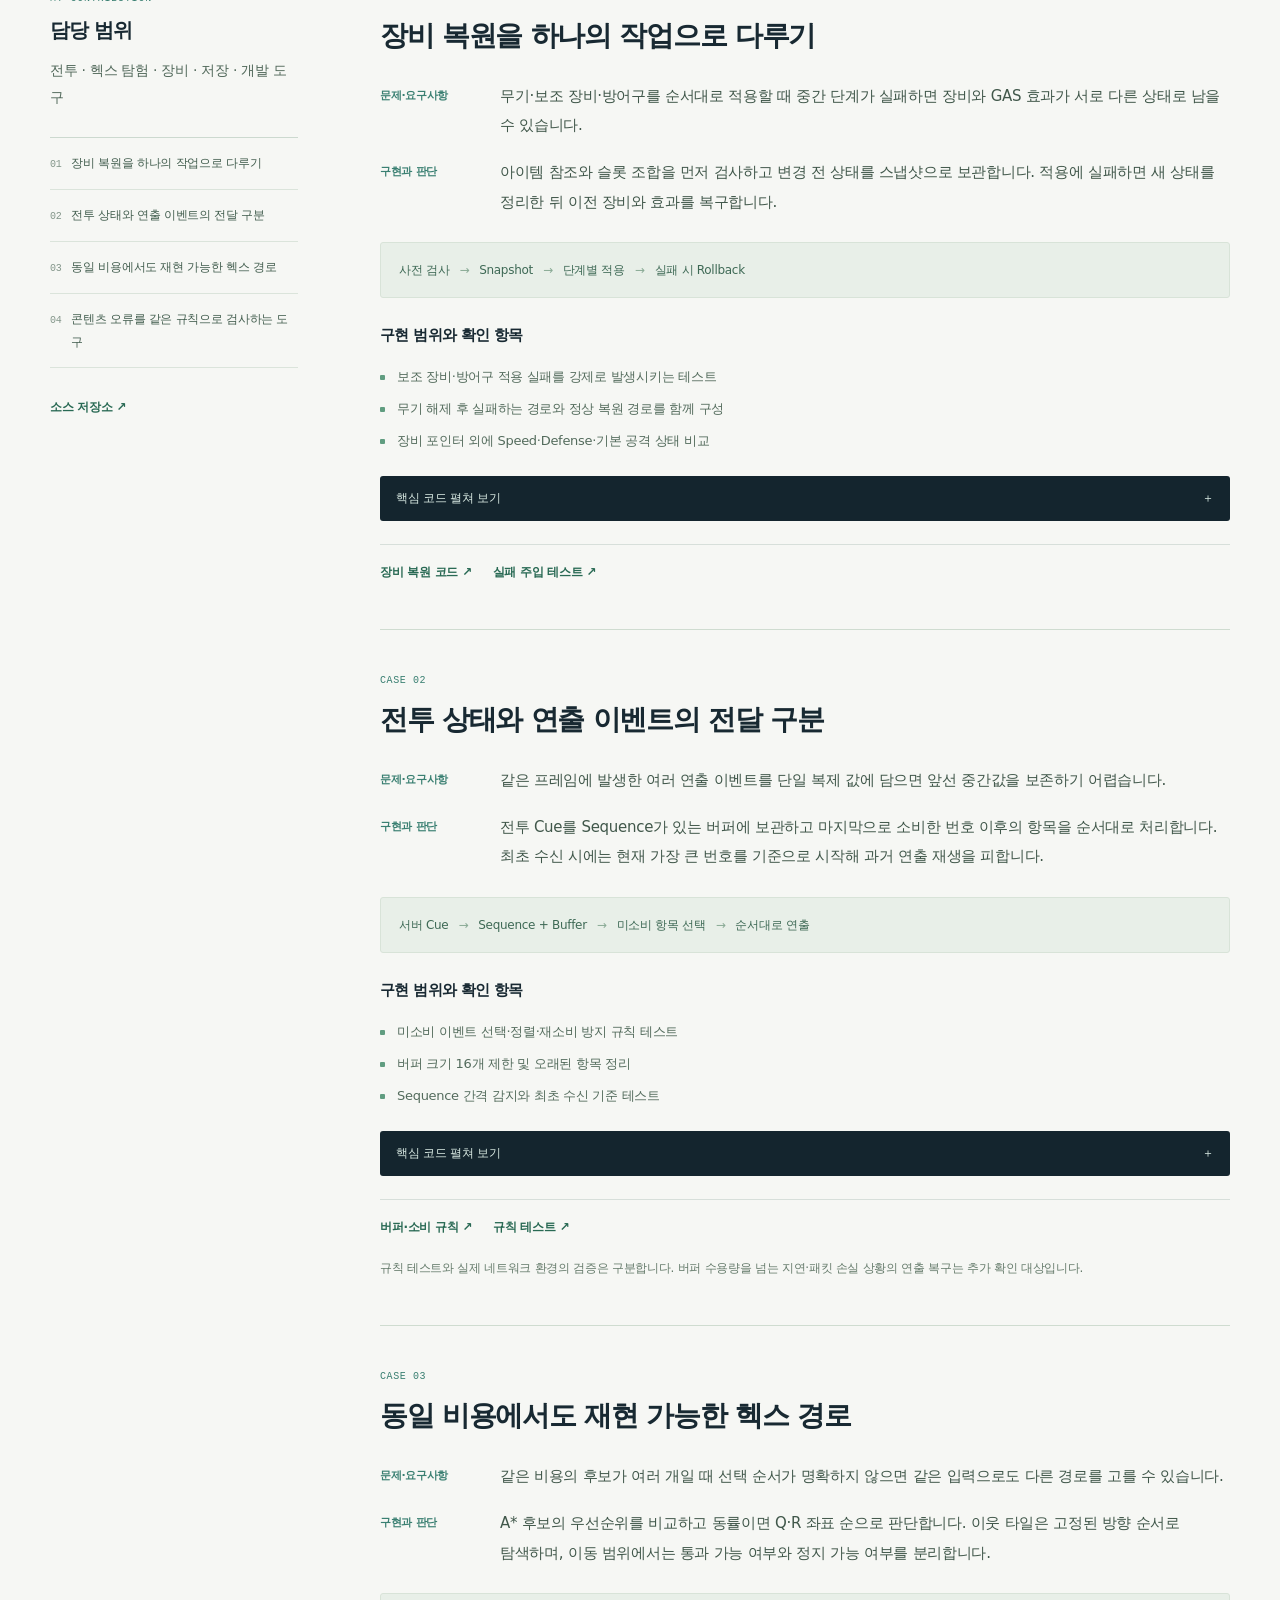
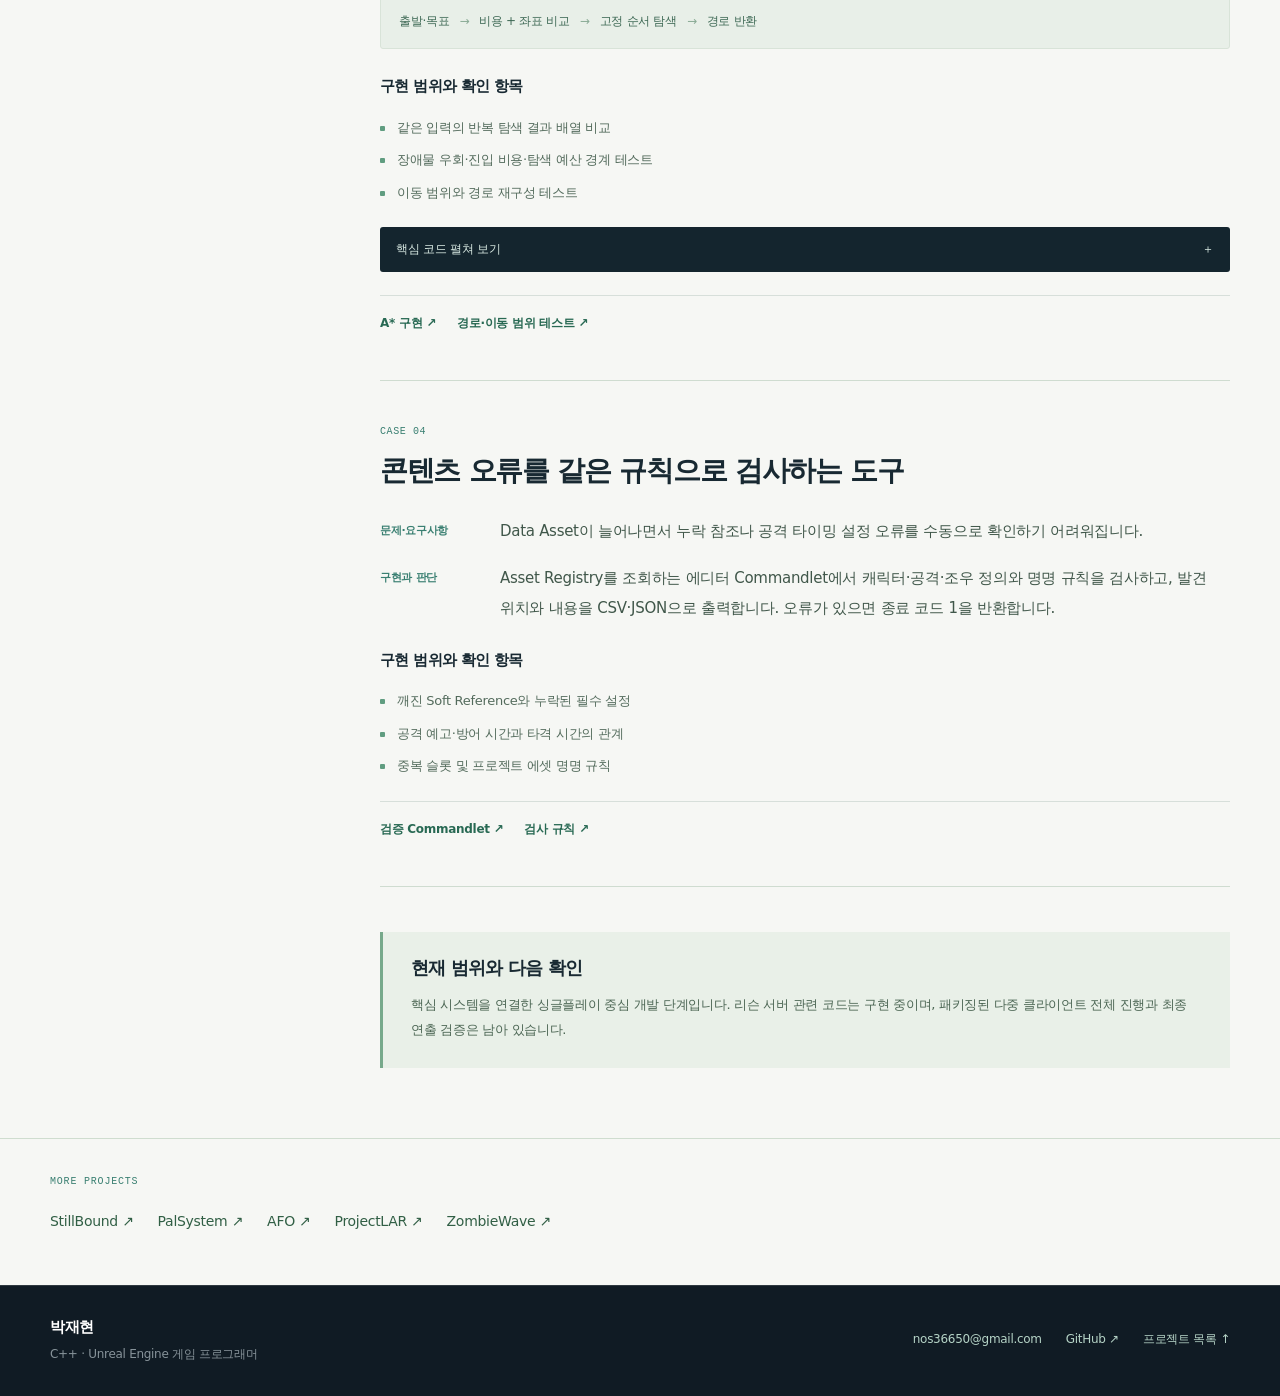
<file: projects/projectveil.html>
<!doctype html><html lang="ko"><head><meta charset="utf-8"><meta name="viewport" content="width=device-width,initial-scale=1"><meta name="theme-color" content="#101b24"><title>ProjectVeil — 박재현 게임 프로그래밍 포트폴리오</title><meta name="description" content="장비 복원의 부분 실패, 전투 이벤트의 순서, 동일 비용 경로의 선택 규칙을 다룹니다."><link rel="icon" href="../favicon.svg" type="image/svg+xml"><link rel="stylesheet" href="../styles.css"><link rel="stylesheet" href="../portfolio.css"><link rel="canonical" href="https://soloplayer-tech.github.io/projects/projectveil.html"></head><body><a class="skip" href="#content">본문으로 바로가기</a><header class="site-header"><a class="name" href="../">박재현 <span>게임 프로그래머</span></a><nav aria-label="페이지 메뉴"><a href="../index.html#projects">프로젝트</a><a href="../index.html#work">개발 방식</a><a href="../index.html#contact">연락처</a><a href="https://github.com/soloplayer-tech" target="_blank" rel="noopener noreferrer">GitHub ↗</a></nav></header><main id="content" class="detail-page"><section class="detail-hero"><a class="back-link" href="../index.html#project-veil">← 프로젝트 목록</a><p class="opening-label">TURN-BASED RPG</p><h1>ProjectVeil</h1><p class="detail-description">3인 파티로 헥스 월드를 탐험하고, 턴제 행동 사이에 실시간 회피·패링을 입력하는 RPG입니다.</p><div class="detail-meta"><span>1인 개발 · 개발 중</span><span>2026.07 — 진행 중</span><span>Unreal Engine 5.8</span></div><div class="skill-tags"><span>C++</span><span>GAS</span><span>Automation Test</span></div></section><section class="runtime-gallery" aria-labelledby="runtime-title"><p class="eyebrow">ACTUAL DEVELOPMENT BUILD</p><h2 id="runtime-title">직접 실행한 개발 빌드</h2><p>2026.10.22 · Windows / UE 5.8 로컬 개발 빌드. 타이틀 → 파티 편성 → 탐험 → 전투 진입과 기본 공격의 HP 변경을 확인했습니다. 아래 화면은 프로토타입 단계이며, 전투 배경·캐릭터 표현은 개발 중입니다.</p><div class="gallery-grid"><figure><a href="../assets/projectveil-exploration.jpg" target="_blank" rel="noopener noreferrer" aria-label="헥스 탐험과 이동 범위 원본 보기"><img src="../assets/projectveil-exploration.jpg" alt="헥스 탐험과 이동 범위 실제 게임 실행 화면" width="1602" height="932" loading="lazy"></a><figcaption>헥스 탐험과 이동 범위</figcaption></figure><figure><a href="../assets/projectveil-combat.jpg" target="_blank" rel="noopener noreferrer" aria-label="조우 후 전투 진입 원본 보기"><img src="../assets/projectveil-combat.jpg" alt="조우 후 전투 진입 실제 게임 실행 화면" width="1602" height="932" loading="lazy"></a><figcaption>조우 후 전투 진입</figcaption></figure><figure><a href="../assets/projectveil-party.jpg" target="_blank" rel="noopener noreferrer" aria-label="3인 파티 편성 원본 보기"><img src="../assets/projectveil-party.jpg" alt="3인 파티 편성 실제 게임 실행 화면" width="1602" height="932" loading="lazy"></a><figcaption>3인 파티 편성</figcaption></figure><figure><a href="../assets/projectveil-title.jpg" target="_blank" rel="noopener noreferrer" aria-label="타이틀과 새 게임 원본 보기"><img src="../assets/projectveil-title.jpg" alt="타이틀과 새 게임 실제 게임 실행 화면" width="1602" height="932" loading="lazy"></a><figcaption>타이틀과 새 게임</figcaption></figure></div><p class="case-note">이번 실행 확인은 전체 게임 완주, 자동화 테스트 통과 또는 다중 클라이언트 검증을 의미하지 않습니다. 캐릭터·애니메이션·환경 등 외부 에셋을 활용하며 개인 담당은 기획과 프로그래밍입니다.</p></section><div class="detail-layout"><aside class="detail-aside"><p class="eyebrow">MY CONTRIBUTION</p><h2>담당 범위</h2><p>전투 · 헥스 탐험 · 장비 · 저장 · 개발 도구</p><nav aria-label="기술 사례 목차"><a href="#restore"><span>01</span>장비 복원을 하나의 작업으로 다루기</a><a href="#cue-buffer"><span>02</span>전투 상태와 연출 이벤트의 전달 구분</a><a href="#hex-path"><span>03</span>동일 비용에서도 재현 가능한 헥스 경로</a><a href="#project-veil-tools"><span>04</span>콘텐츠 오류를 같은 규칙으로 검사하는 도구</a></nav><a class="text-link" href="https://github.com/soloplayer-tech/ProjectVeil/tree/feature/PJH" target="_blank" rel="noopener noreferrer">소스 저장소 ↗</a></aside><div class="case-list"><section class="case" id="restore"><p class="case-number">CASE 01</p><h2>장비 복원을 하나의 작업으로 다루기</h2><dl class="case-story"><div><dt>문제·요구사항</dt><dd>무기·보조 장비·방어구를 순서대로 적용할 때 중간 단계가 실패하면 장비와 GAS 효과가 서로 다른 상태로 남을 수 있습니다.</dd></div><div><dt>구현과 판단</dt><dd>아이템 참조와 슬롯 조합을 먼저 검사하고 변경 전 상태를 스냅샷으로 보관합니다. 적용에 실패하면 새 상태를 정리한 뒤 이전 장비와 효과를 복구합니다.</dd></div></dl><ol class="system-flow"><li>사전 검사</li><li>Snapshot</li><li>단계별 적용</li><li>실패 시 Rollback</li></ol><h3>구현 범위와 확인 항목</h3><ul class="case-checks"><li>보조 장비·방어구 적용 실패를 강제로 발생시키는 테스트</li><li>무기 해제 후 실패하는 경로와 정상 복원 경로를 함께 구성</li><li>장비 포인터 외에 Speed·Defense·기본 공격 상태 비교</li></ul><details class="source-snippet"><summary>핵심 코드 펼쳐 보기 <span aria-hidden="true">＋</span></summary><pre><code>const FRestoreSnapshot Snapshot = CaptureRestoreSnapshot();

if (DidRestoreStepFail(EPV_EquipmentRestoreStep::Armor,
    EquipArmor(ArmorDefinition)))
{
    RollBackToSnapshot(Snapshot);
    return EPV_EquipmentRestoreResult::RuntimeApplyFailed;
}</code></pre></details><div class="links"><a class="text-link" href="https://github.com/soloplayer-tech/ProjectVeil/blob/feature/PJH/Source/ProjectVeil/Item/PV_EquipmentComponent.cpp" target="_blank" rel="noopener noreferrer">장비 복원 코드 ↗</a><a class="text-link" href="https://github.com/soloplayer-tech/ProjectVeil/blob/feature/PJH/Source/ProjectVeil/Tests/Item/PV_EquipmentRestoreTests.cpp" target="_blank" rel="noopener noreferrer">실패 주입 테스트 ↗</a></div></section><section class="case" id="cue-buffer"><p class="case-number">CASE 02</p><h2>전투 상태와 연출 이벤트의 전달 구분</h2><dl class="case-story"><div><dt>문제·요구사항</dt><dd>같은 프레임에 발생한 여러 연출 이벤트를 단일 복제 값에 담으면 앞선 중간값을 보존하기 어렵습니다.</dd></div><div><dt>구현과 판단</dt><dd>전투 Cue를 Sequence가 있는 버퍼에 보관하고 마지막으로 소비한 번호 이후의 항목을 순서대로 처리합니다. 최초 수신 시에는 현재 가장 큰 번호를 기준으로 시작해 과거 연출 재생을 피합니다.</dd></div></dl><ol class="system-flow"><li>서버 Cue</li><li>Sequence + Buffer</li><li>미소비 항목 선택</li><li>순서대로 연출</li></ol><h3>구현 범위와 확인 항목</h3><ul class="case-checks"><li>미소비 이벤트 선택·정렬·재소비 방지 규칙 테스트</li><li>버퍼 크기 16개 제한 및 오래된 항목 정리</li><li>Sequence 간격 감지와 최초 수신 기준 테스트</li></ul><details class="source-snippet"><summary>핵심 코드 펼쳐 보기 <span aria-hidden="true">＋</span></summary><pre><code>if (Cue.Sequence &gt; LastConsumed)
{
    Result.Add(Cue);
}
Result.Sort([](const FPV_CombatCue&amp; A, const FPV_CombatCue&amp; B)
{
    return A.Sequence &lt; B.Sequence;
});</code></pre></details><div class="links"><a class="text-link" href="https://github.com/soloplayer-tech/ProjectVeil/blob/feature/PJH/Source/ProjectVeil/Combat/PV_CombatCueBufferRules.h" target="_blank" rel="noopener noreferrer">버퍼·소비 규칙 ↗</a><a class="text-link" href="https://github.com/soloplayer-tech/ProjectVeil/blob/feature/PJH/Source/ProjectVeil/Tests/Combat/PV_CombatCueBufferTests.cpp" target="_blank" rel="noopener noreferrer">규칙 테스트 ↗</a></div><p class="case-note">규칙 테스트와 실제 네트워크 환경의 검증은 구분합니다. 버퍼 수용량을 넘는 지연·패킷 손실 상황의 연출 복구는 추가 확인 대상입니다.</p></section><section class="case" id="hex-path"><p class="case-number">CASE 03</p><h2>동일 비용에서도 재현 가능한 헥스 경로</h2><dl class="case-story"><div><dt>문제·요구사항</dt><dd>같은 비용의 후보가 여러 개일 때 선택 순서가 명확하지 않으면 같은 입력으로도 다른 경로를 고를 수 있습니다.</dd></div><div><dt>구현과 판단</dt><dd>A* 후보의 우선순위를 비교하고 동률이면 Q·R 좌표 순으로 판단합니다. 이웃 타일은 고정된 방향 순서로 탐색하며, 이동 범위에서는 통과 가능 여부와 정지 가능 여부를 분리합니다.</dd></div></dl><ol class="system-flow"><li>출발·목표</li><li>비용 + 좌표 비교</li><li>고정 순서 탐색</li><li>경로 반환</li></ol><h3>구현 범위와 확인 항목</h3><ul class="case-checks"><li>같은 입력의 반복 탐색 결과 배열 비교</li><li>장애물 우회·진입 비용·탐색 예산 경계 테스트</li><li>이동 범위와 경로 재구성 테스트</li></ul><details class="source-snippet"><summary>핵심 코드 펼쳐 보기 <span aria-hidden="true">＋</span></summary><pre><code>if (A.Priority != B.Priority)
    return A.Priority &lt; B.Priority;
if (A.Coordinate.Q != B.Coordinate.Q)
    return A.Coordinate.Q &lt; B.Coordinate.Q;
return A.Coordinate.R &lt; B.Coordinate.R;</code></pre></details><div class="links"><a class="text-link" href="https://github.com/soloplayer-tech/ProjectVeil/blob/feature/PJH/Source/ProjectVeil/World/Hex/PV_HexPathfinder.cpp" target="_blank" rel="noopener noreferrer">A* 구현 ↗</a><a class="text-link" href="https://github.com/soloplayer-tech/ProjectVeil/blob/feature/PJH/Source/ProjectVeil/Tests/Hex/PV_HexPathfinderTests.cpp" target="_blank" rel="noopener noreferrer">경로·이동 범위 테스트 ↗</a></div></section><section class="case" id="project-veil-tools"><p class="case-number">CASE 04</p><h2>콘텐츠 오류를 같은 규칙으로 검사하는 도구</h2><dl class="case-story"><div><dt>문제·요구사항</dt><dd>Data Asset이 늘어나면서 누락 참조나 공격 타이밍 설정 오류를 수동으로 확인하기 어려워집니다.</dd></div><div><dt>구현과 판단</dt><dd>Asset Registry를 조회하는 에디터 Commandlet에서 캐릭터·공격·조우 정의와 명명 규칙을 검사하고, 발견 위치와 내용을 CSV·JSON으로 출력합니다. 오류가 있으면 종료 코드 1을 반환합니다.</dd></div></dl><h3>구현 범위와 확인 항목</h3><ul class="case-checks"><li>깨진 Soft Reference와 누락된 필수 설정</li><li>공격 예고·방어 시간과 타격 시간의 관계</li><li>중복 슬롯 및 프로젝트 에셋 명명 규칙</li></ul><div class="links"><a class="text-link" href="https://github.com/soloplayer-tech/ProjectVeil/blob/feature/PJH/Source/ProjectVeilEditor/Validation/PV_AssetValidationCommandlet.cpp" target="_blank" rel="noopener noreferrer">검증 Commandlet ↗</a><a class="text-link" href="https://github.com/soloplayer-tech/ProjectVeil/blob/feature/PJH/Source/ProjectVeilEditor/Validation/PV_AssetValidationRules.cpp" target="_blank" rel="noopener noreferrer">검사 규칙 ↗</a></div></section><section class="scope-panel"><h2>현재 범위와 다음 확인</h2><p>핵심 시스템을 연결한 싱글플레이 중심 개발 단계입니다. 리슨 서버 관련 코드는 구현 중이며, 패키징된 다중 클라이언트 전체 진행과 최종 연출 검증은 남아 있습니다.</p></section></div></div><nav class="related-projects" aria-label="다른 프로젝트"><p class="eyebrow">MORE PROJECTS</p><a href="stillbound.html">StillBound ↗</a><a href="palsystem.html">PalSystem ↗</a><a href="afo.html">AFO ↗</a><a href="projectlar.html">ProjectLAR ↗</a><a href="zombiewave.html">ZombieWave ↗</a></nav></main><footer id="contact"><div><strong>박재현</strong><span>C++ · Unreal Engine 게임 프로그래머</span></div><div class="footer-links"><a href="mailto:nos36650@gmail.com">nos36650@gmail.com</a><a href="https://github.com/soloplayer-tech" target="_blank" rel="noopener noreferrer">GitHub ↗</a><a href="../index.html#projects">프로젝트 목록 ↑</a></div></footer></body></html>
</file>
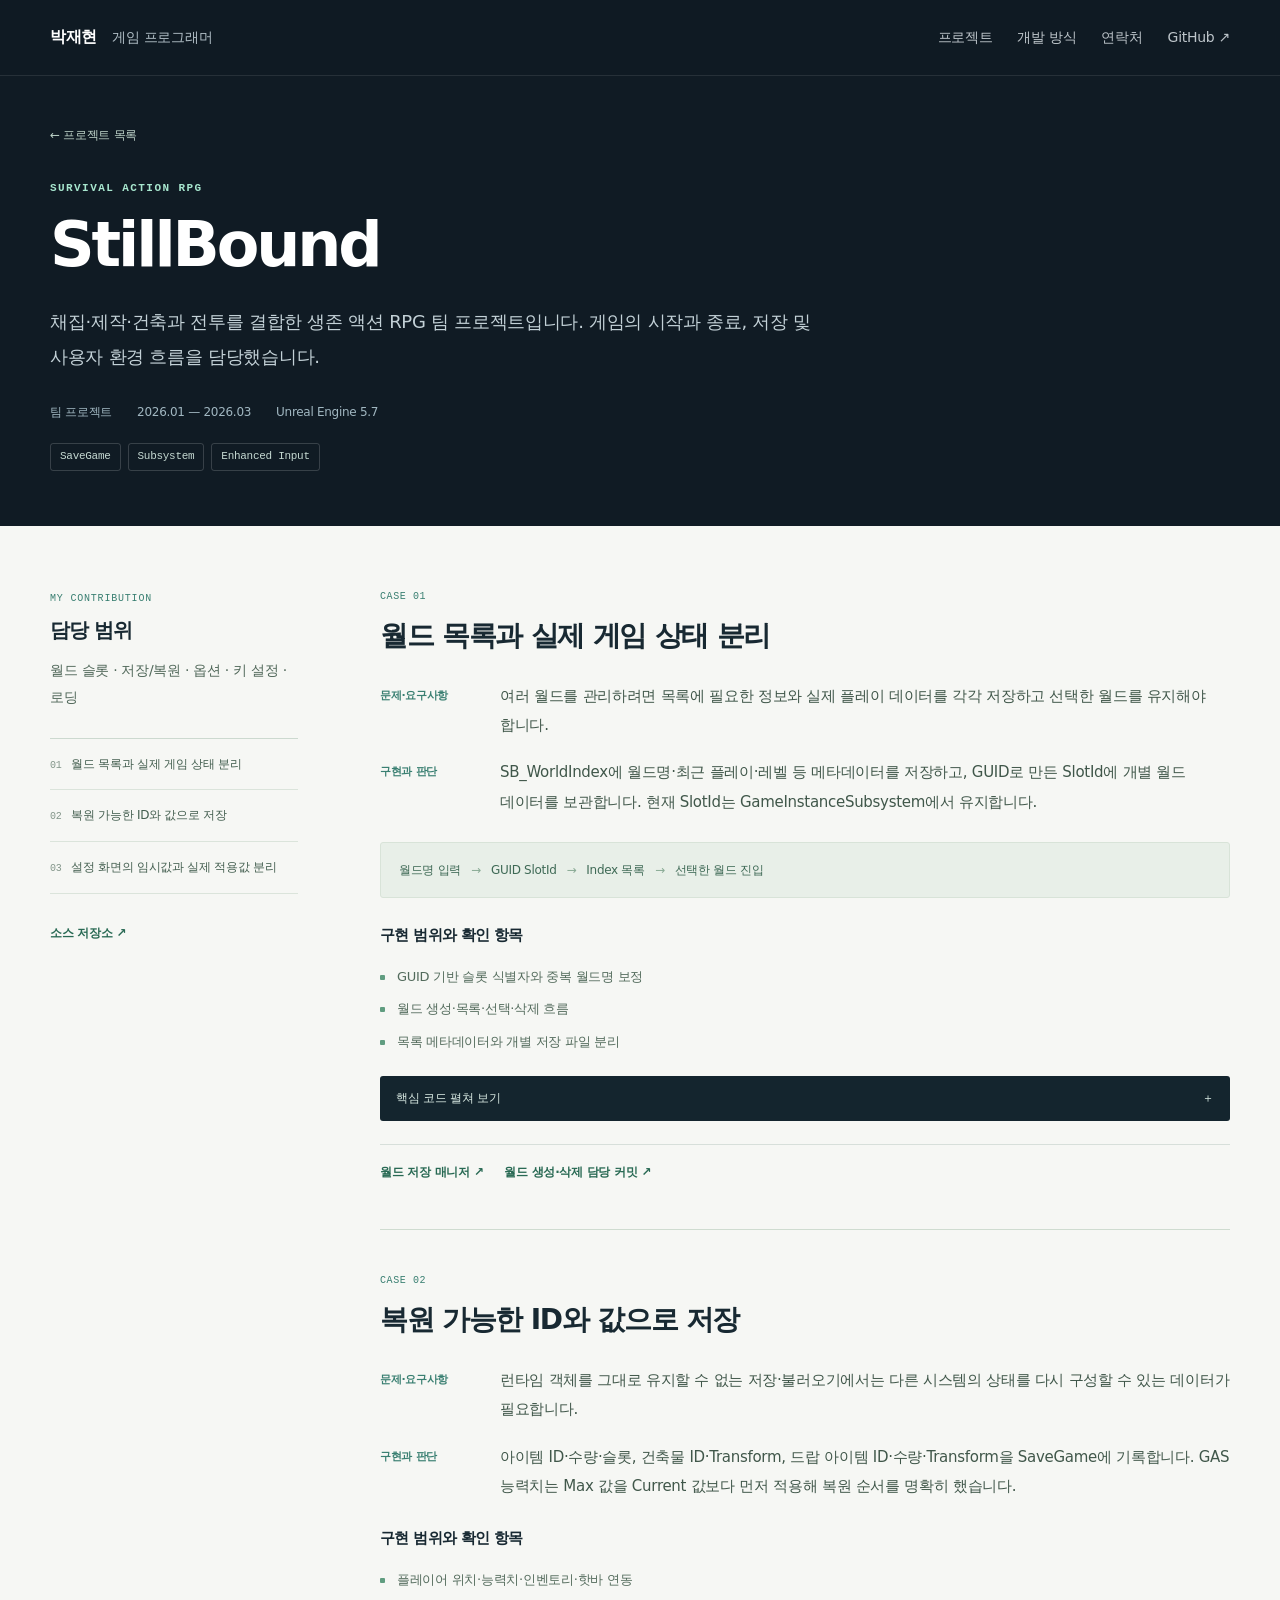
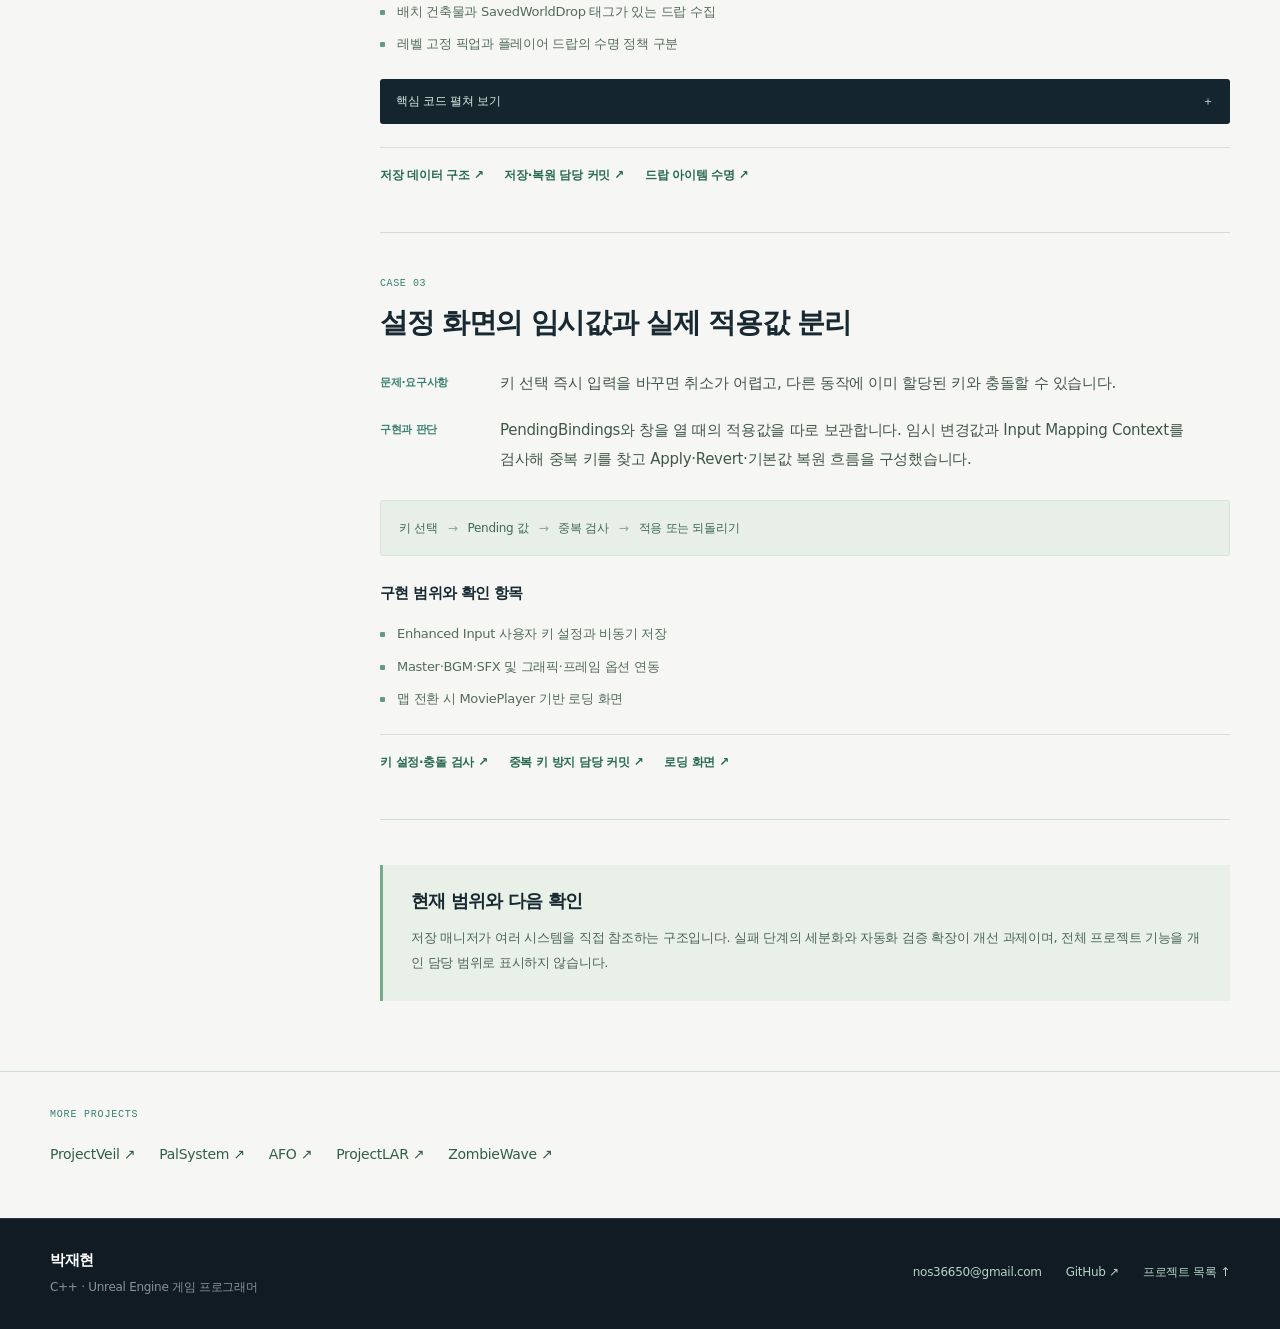
<file: projects/stillbound.html>
<!doctype html><html lang="ko"><head><meta charset="utf-8"><meta name="viewport" content="width=device-width,initial-scale=1"><meta name="theme-color" content="#101b24"><title>StillBound — 박재현 게임 프로그래밍 포트폴리오</title><meta name="description" content="월드별 저장 데이터와 목록을 분리하고, 플레이어·건축물·드랍 아이템을 다시 구성합니다."><link rel="icon" href="../favicon.svg" type="image/svg+xml"><link rel="stylesheet" href="../styles.css"><link rel="stylesheet" href="../portfolio.css"><link rel="canonical" href="https://soloplayer-tech.github.io/projects/stillbound.html"></head><body><a class="skip" href="#content">본문으로 바로가기</a><header class="site-header"><a class="name" href="../">박재현 <span>게임 프로그래머</span></a><nav aria-label="페이지 메뉴"><a href="../index.html#projects">프로젝트</a><a href="../index.html#work">개발 방식</a><a href="../index.html#contact">연락처</a><a href="https://github.com/soloplayer-tech" target="_blank" rel="noopener noreferrer">GitHub ↗</a></nav></header><main id="content" class="detail-page"><section class="detail-hero"><a class="back-link" href="../index.html#stillbound">← 프로젝트 목록</a><p class="opening-label">SURVIVAL ACTION RPG</p><h1>StillBound</h1><p class="detail-description">채집·제작·건축과 전투를 결합한 생존 액션 RPG 팀 프로젝트입니다. 게임의 시작과 종료, 저장 및 사용자 환경 흐름을 담당했습니다.</p><div class="detail-meta"><span>팀 프로젝트</span><span>2026.01 — 2026.03</span><span>Unreal Engine 5.7</span></div><div class="skill-tags"><span>SaveGame</span><span>Subsystem</span><span>Enhanced Input</span></div></section><div class="detail-layout"><aside class="detail-aside"><p class="eyebrow">MY CONTRIBUTION</p><h2>담당 범위</h2><p>월드 슬롯 · 저장/복원 · 옵션 · 키 설정 · 로딩</p><nav aria-label="기술 사례 목차"><a href="#world-slots"><span>01</span>월드 목록과 실제 게임 상태 분리</a><a href="#save-restore"><span>02</span>복원 가능한 ID와 값으로 저장</a><a href="#settings"><span>03</span>설정 화면의 임시값과 실제 적용값 분리</a></nav><a class="text-link" href="https://github.com/soloplayer-tech/StillBound" target="_blank" rel="noopener noreferrer">소스 저장소 ↗</a></aside><div class="case-list"><section class="case" id="world-slots"><p class="case-number">CASE 01</p><h2>월드 목록과 실제 게임 상태 분리</h2><dl class="case-story"><div><dt>문제·요구사항</dt><dd>여러 월드를 관리하려면 목록에 필요한 정보와 실제 플레이 데이터를 각각 저장하고 선택한 월드를 유지해야 합니다.</dd></div><div><dt>구현과 판단</dt><dd>SB_WorldIndex에 월드명·최근 플레이·레벨 등 메타데이터를 저장하고, GUID로 만든 SlotId에 개별 월드 데이터를 보관합니다. 현재 SlotId는 GameInstanceSubsystem에서 유지합니다.</dd></div></dl><ol class="system-flow"><li>월드명 입력</li><li>GUID SlotId</li><li>Index 목록</li><li>선택한 월드 진입</li></ol><h3>구현 범위와 확인 항목</h3><ul class="case-checks"><li>GUID 기반 슬롯 식별자와 중복 월드명 보정</li><li>월드 생성·목록·선택·삭제 흐름</li><li>목록 메타데이터와 개별 저장 파일 분리</li></ul><details class="source-snippet"><summary>핵심 코드 펼쳐 보기 <span aria-hidden="true">＋</span></summary><pre><code>NewMeta.SlotId = FGuid::NewGuid().ToString(EGuidFormats::Digits);
NewMeta.WorldName = MakeUniqueWorldName(Index-&gt;Worlds, InWorldName);
Index-&gt;Worlds.Add(NewMeta);
SaveIndex(Index);</code></pre></details><div class="links"><a class="text-link" href="https://github.com/soloplayer-tech/StillBound/blob/main/Source/StillBound/Subsystem/SBWorldSaveManagerSubsystem.cpp" target="_blank" rel="noopener noreferrer">월드 저장 매니저 ↗</a><a class="text-link" href="https://github.com/soloplayer-tech/StillBound/commit/97241ede70" target="_blank" rel="noopener noreferrer">월드 생성·삭제 담당 커밋 ↗</a></div></section><section class="case" id="save-restore"><p class="case-number">CASE 02</p><h2>복원 가능한 ID와 값으로 저장</h2><dl class="case-story"><div><dt>문제·요구사항</dt><dd>런타임 객체를 그대로 유지할 수 없는 저장·불러오기에서는 다른 시스템의 상태를 다시 구성할 수 있는 데이터가 필요합니다.</dd></div><div><dt>구현과 판단</dt><dd>아이템 ID·수량·슬롯, 건축물 ID·Transform, 드랍 아이템 ID·수량·Transform을 SaveGame에 기록합니다. GAS 능력치는 Max 값을 Current 값보다 먼저 적용해 복원 순서를 명확히 했습니다.</dd></div></dl><h3>구현 범위와 확인 항목</h3><ul class="case-checks"><li>플레이어 위치·능력치·인벤토리·핫바 연동</li><li>배치 건축물과 SavedWorldDrop 태그가 있는 드랍 수집</li><li>레벨 고정 픽업과 플레이어 드랍의 수명 정책 구분</li></ul><details class="source-snippet"><summary>핵심 코드 펼쳐 보기 <span aria-hidden="true">＋</span></summary><pre><code>ASC-&gt;SetNumericAttributeBase(
    UPlayerAttributeSet::GetMaxHealthAttribute(), Save-&gt;SavedMaxHealth);
ASC-&gt;SetNumericAttributeBase(
    UPlayerAttributeSet::GetHealthAttribute(), Save-&gt;SavedHealth);</code></pre></details><div class="links"><a class="text-link" href="https://github.com/soloplayer-tech/StillBound/blob/main/Source/StillBound/Data/SBWorldSaveGame.h" target="_blank" rel="noopener noreferrer">저장 데이터 구조 ↗</a><a class="text-link" href="https://github.com/soloplayer-tech/StillBound/commit/b832c3a2e8" target="_blank" rel="noopener noreferrer">저장·복원 담당 커밋 ↗</a><a class="text-link" href="https://github.com/soloplayer-tech/StillBound/blob/main/Source/StillBound/Items/Pickup.cpp" target="_blank" rel="noopener noreferrer">드랍 아이템 수명 ↗</a></div></section><section class="case" id="settings"><p class="case-number">CASE 03</p><h2>설정 화면의 임시값과 실제 적용값 분리</h2><dl class="case-story"><div><dt>문제·요구사항</dt><dd>키 선택 즉시 입력을 바꾸면 취소가 어렵고, 다른 동작에 이미 할당된 키와 충돌할 수 있습니다.</dd></div><div><dt>구현과 판단</dt><dd>PendingBindings와 창을 열 때의 적용값을 따로 보관합니다. 임시 변경값과 Input Mapping Context를 검사해 중복 키를 찾고 Apply·Revert·기본값 복원 흐름을 구성했습니다.</dd></div></dl><ol class="system-flow"><li>키 선택</li><li>Pending 값</li><li>중복 검사</li><li>적용 또는 되돌리기</li></ol><h3>구현 범위와 확인 항목</h3><ul class="case-checks"><li>Enhanced Input 사용자 키 설정과 비동기 저장</li><li>Master·BGM·SFX 및 그래픽·프레임 옵션 연동</li><li>맵 전환 시 MoviePlayer 기반 로딩 화면</li></ul><div class="links"><a class="text-link" href="https://github.com/soloplayer-tech/StillBound/blob/main/Source/StillBound/Widget/UOptionsPage_SB.cpp" target="_blank" rel="noopener noreferrer">키 설정·충돌 검사 ↗</a><a class="text-link" href="https://github.com/soloplayer-tech/StillBound/commit/1656208e26" target="_blank" rel="noopener noreferrer">중복 키 방지 담당 커밋 ↗</a><a class="text-link" href="https://github.com/soloplayer-tech/StillBound/blob/main/Source/StillBound/GameInstance/SBGameInstance.cpp" target="_blank" rel="noopener noreferrer">로딩 화면 ↗</a></div></section><section class="scope-panel"><h2>현재 범위와 다음 확인</h2><p>저장 매니저가 여러 시스템을 직접 참조하는 구조입니다. 실패 단계의 세분화와 자동화 검증 확장이 개선 과제이며, 전체 프로젝트 기능을 개인 담당 범위로 표시하지 않습니다.</p></section></div></div><nav class="related-projects" aria-label="다른 프로젝트"><p class="eyebrow">MORE PROJECTS</p><a href="projectveil.html">ProjectVeil ↗</a><a href="palsystem.html">PalSystem ↗</a><a href="afo.html">AFO ↗</a><a href="projectlar.html">ProjectLAR ↗</a><a href="zombiewave.html">ZombieWave ↗</a></nav></main><footer id="contact"><div><strong>박재현</strong><span>C++ · Unreal Engine 게임 프로그래머</span></div><div class="footer-links"><a href="mailto:nos36650@gmail.com">nos36650@gmail.com</a><a href="https://github.com/soloplayer-tech" target="_blank" rel="noopener noreferrer">GitHub ↗</a><a href="../index.html#projects">프로젝트 목록 ↑</a></div></footer></body></html>
</file>
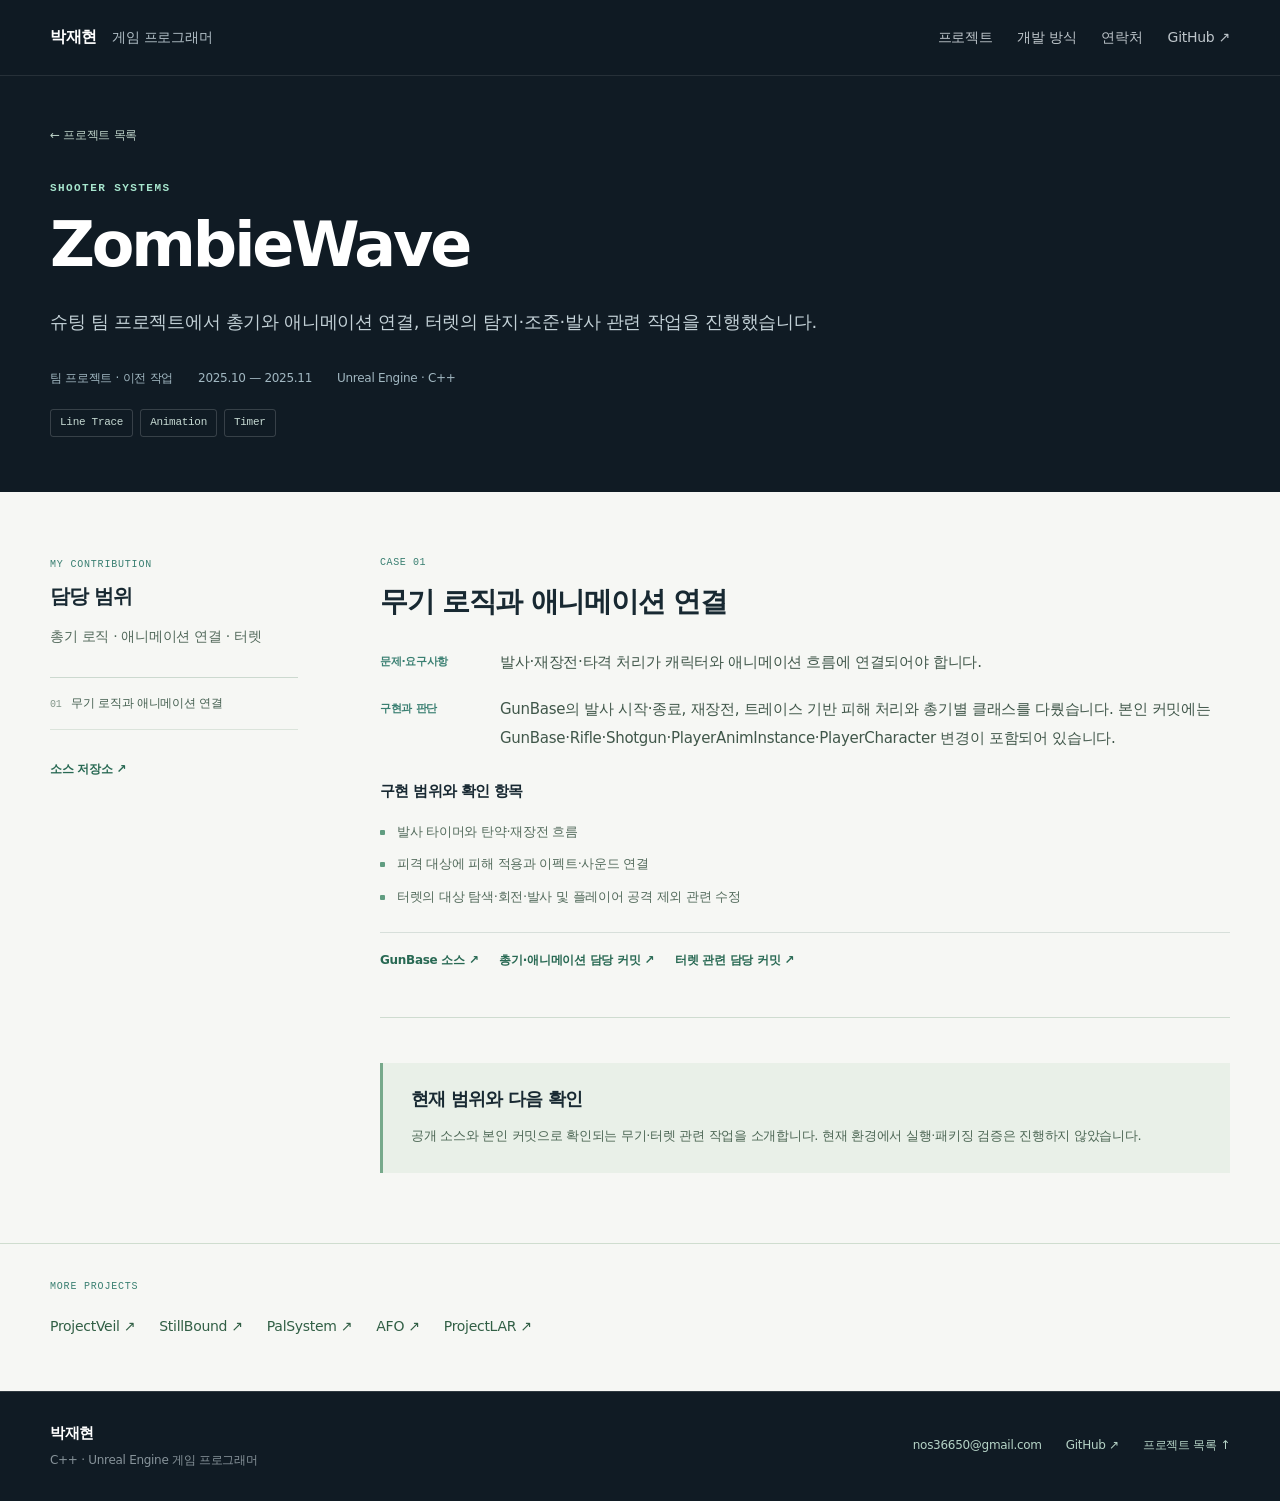
<file: projects/zombiewave.html>
<!doctype html><html lang="ko"><head><meta charset="utf-8"><meta name="viewport" content="width=device-width,initial-scale=1"><meta name="theme-color" content="#101b24"><title>ZombieWave — 박재현 게임 프로그래밍 포트폴리오</title><meta name="description" content="초기 총기 구현에서 캐릭터·애니메이션과 상호작용하는 흐름을 경험했습니다."><link rel="icon" href="../favicon.svg" type="image/svg+xml"><link rel="stylesheet" href="../styles.css"><link rel="stylesheet" href="../portfolio.css"><link rel="canonical" href="https://soloplayer-tech.github.io/projects/zombiewave.html"></head><body><a class="skip" href="#content">본문으로 바로가기</a><header class="site-header"><a class="name" href="../">박재현 <span>게임 프로그래머</span></a><nav aria-label="페이지 메뉴"><a href="../index.html#projects">프로젝트</a><a href="../index.html#work">개발 방식</a><a href="../index.html#contact">연락처</a><a href="https://github.com/soloplayer-tech" target="_blank" rel="noopener noreferrer">GitHub ↗</a></nav></header><main id="content" class="detail-page"><section class="detail-hero"><a class="back-link" href="../index.html#zombiewave">← 프로젝트 목록</a><p class="opening-label">SHOOTER SYSTEMS</p><h1>ZombieWave</h1><p class="detail-description">슈팅 팀 프로젝트에서 총기와 애니메이션 연결, 터렛의 탐지·조준·발사 관련 작업을 진행했습니다.</p><div class="detail-meta"><span>팀 프로젝트 · 이전 작업</span><span>2025.10 — 2025.11</span><span>Unreal Engine · C++</span></div><div class="skill-tags"><span>Line Trace</span><span>Animation</span><span>Timer</span></div></section><div class="detail-layout"><aside class="detail-aside"><p class="eyebrow">MY CONTRIBUTION</p><h2>담당 범위</h2><p>총기 로직 · 애니메이션 연결 · 터렛</p><nav aria-label="기술 사례 목차"><a href="#weapons"><span>01</span>무기 로직과 애니메이션 연결</a></nav><a class="text-link" href="https://github.com/soloplayer-tech/ZombieWave" target="_blank" rel="noopener noreferrer">소스 저장소 ↗</a></aside><div class="case-list"><section class="case" id="weapons"><p class="case-number">CASE 01</p><h2>무기 로직과 애니메이션 연결</h2><dl class="case-story"><div><dt>문제·요구사항</dt><dd>발사·재장전·타격 처리가 캐릭터와 애니메이션 흐름에 연결되어야 합니다.</dd></div><div><dt>구현과 판단</dt><dd>GunBase의 발사 시작·종료, 재장전, 트레이스 기반 피해 처리와 총기별 클래스를 다뤘습니다. 본인 커밋에는 GunBase·Rifle·Shotgun·PlayerAnimInstance·PlayerCharacter 변경이 포함되어 있습니다.</dd></div></dl><h3>구현 범위와 확인 항목</h3><ul class="case-checks"><li>발사 타이머와 탄약·재장전 흐름</li><li>피격 대상에 피해 적용과 이펙트·사운드 연결</li><li>터렛의 대상 탐색·회전·발사 및 플레이어 공격 제외 관련 수정</li></ul><div class="links"><a class="text-link" href="https://github.com/soloplayer-tech/ZombieWave/blob/main/Source/Sparta_TProject_02/Private/GunBase.cpp" target="_blank" rel="noopener noreferrer">GunBase 소스 ↗</a><a class="text-link" href="https://github.com/soloplayer-tech/ZombieWave/commit/9984d6f9d4" target="_blank" rel="noopener noreferrer">총기·애니메이션 담당 커밋 ↗</a><a class="text-link" href="https://github.com/soloplayer-tech/ZombieWave/commit/9e04888f5c" target="_blank" rel="noopener noreferrer">터렛 관련 담당 커밋 ↗</a></div></section><section class="scope-panel"><h2>현재 범위와 다음 확인</h2><p>공개 소스와 본인 커밋으로 확인되는 무기·터렛 관련 작업을 소개합니다. 현재 환경에서 실행·패키징 검증은 진행하지 않았습니다.</p></section></div></div><nav class="related-projects" aria-label="다른 프로젝트"><p class="eyebrow">MORE PROJECTS</p><a href="projectveil.html">ProjectVeil ↗</a><a href="stillbound.html">StillBound ↗</a><a href="palsystem.html">PalSystem ↗</a><a href="afo.html">AFO ↗</a><a href="projectlar.html">ProjectLAR ↗</a></nav></main><footer id="contact"><div><strong>박재현</strong><span>C++ · Unreal Engine 게임 프로그래머</span></div><div class="footer-links"><a href="mailto:nos36650@gmail.com">nos36650@gmail.com</a><a href="https://github.com/soloplayer-tech" target="_blank" rel="noopener noreferrer">GitHub ↗</a><a href="../index.html#projects">프로젝트 목록 ↑</a></div></footer></body></html>
</file>
<file: styles.css>
:root{--black:#050708;--panel:#0d1114;--paper:#f4f5f5;--ink:#101416;--muted:#657078;--line:#d3d8da;--cyan:#37f3d2;--blue:#3478ff;--violet:#a84cff;color-scheme:dark;font-family:'Noto Sans KR','Apple SD Gothic Neo','Malgun Gothic',system-ui,sans-serif}
*{box-sizing:border-box}html{scroll-behavior:smooth;scroll-padding-top:75px;background:var(--black)}body{margin:0;background:var(--black);color:white;font-size:16px;line-height:1.78;letter-spacing:-.012em}a{color:inherit;text-decoration:none}a:focus-visible{outline:2px solid var(--cyan);outline-offset:5px}::selection{background:var(--blue);color:white}p{margin:0}h1,h2,h3,h4{margin:0;font-family:'Noto Sans KR','Apple SD Gothic Neo','Malgun Gothic',system-ui,sans-serif;font-weight:700;line-height:1.22;word-break:keep-all}svg{flex:none}.skip{position:fixed;top:-80px;left:16px;background:white;color:black;padding:8px 12px;z-index:40}.skip:focus{top:12px}
.site-header{height:72px;border-bottom:1px solid #ffffff1c;display:flex;justify-content:space-between;align-items:center;padding:0 max(28px,calc((100vw - 1180px)/2));position:fixed;inset:0 0 auto;background:#050708d9;backdrop-filter:blur(18px);z-index:30}.name{font-weight:700;letter-spacing:-.02em}.name span{font-weight:400;color:#9aa5ac;margin-left:10px;font-size:14px}.site-header nav{display:flex;gap:30px;color:#bdc5ca;font-size:14px}.site-header nav a{transition:color .2s}.site-header nav a:hover{color:var(--cyan)}
main{overflow:hidden}.opening{min-height:100vh;padding:150px max(28px,calc((100vw - 1180px)/2)) 54px;display:grid;grid-template-columns:1.08fr .92fr;grid-template-rows:1fr auto;gap:60px;align-items:center;position:relative;background:radial-gradient(circle at 76% 44%,#122c34 0,transparent 28%),radial-gradient(circle at 20% 90%,#231126 0,transparent 34%),#050708}.opening:after{content:'';position:absolute;inset:72px 0 0;background-image:linear-gradient(#ffffff07 1px,transparent 1px),linear-gradient(90deg,#ffffff07 1px,transparent 1px);background-size:72px 72px;mask-image:linear-gradient(to bottom,transparent,#000 40%,transparent);pointer-events:none}.opening-main,.opening-copy,.opening-info{position:relative;z-index:2}.opening-label{font:600 14px/1.4 ui-monospace,Consolas,monospace;color:var(--cyan);letter-spacing:.06em;margin-bottom:24px}.opening h1{font-size:clamp(48px,6.1vw,86px);letter-spacing:-.065em}.opening-copy{font-size:20px;line-height:1.9;word-break:keep-all;color:#c3cbd0;max-width:510px}.opening-info{grid-column:1/-1;padding-top:18px;border-top:1px solid #ffffff28;display:grid;grid-template-columns:repeat(3,1fr);gap:30px}.opening-info span{display:block;font-size:12px;color:#828e95;margin-bottom:4px}.opening-info p{font-size:14px}.opening .text-link{color:var(--cyan)}
.orbit{position:absolute;width:min(39vw,520px);aspect-ratio:1;right:4vw;top:13vh;opacity:.58;filter:saturate(1.2);animation:float 7s ease-in-out infinite}.orbit b{position:absolute;inset:31%;border-radius:50%;background:radial-gradient(circle at 35% 30%,#fff 0,#47f2d8 10%,#2569ff 42%,#8126c6 68%,#030405 74%);box-shadow:0 0 75px #3478ff88,0 0 130px #a84cff55}.orbit i{position:absolute;inset:12%;border:1px solid #46eed779;border-radius:50%;transform:rotate(63deg) scaleY(.34)}.orbit i:nth-child(2){inset:2%;border-color:#7d5bff66;transform:rotate(-28deg) scaleY(.43)}.orbit i:nth-child(3){inset:20%;border-color:#40aaff88;transform:rotate(12deg) scaleY(.28)}
.projects{background:var(--paper);color:var(--ink);padding:95px max(28px,calc((100vw - 1180px)/2))}.section-title{display:grid;grid-template-columns:58px 220px 1fr;align-items:baseline;margin-bottom:70px}.section-title>span{font:13px ui-monospace,Consolas,monospace;color:#126c62}.section-title h2{font-size:34px;letter-spacing:-.045em}.section-title p{color:var(--muted);font-size:14px;text-align:right}.project{border-top:1px solid #171b1d;padding:35px 0 105px;position:relative;view-timeline-name:--project;view-timeline-axis:block;animation:reveal linear both;animation-timeline:--project;animation-range:entry 8% cover 30%}.project:before{content:'';position:absolute;left:0;top:-1px;width:140px;height:3px;background:linear-gradient(90deg,var(--blue),var(--cyan))}.afo-project:before{background:linear-gradient(90deg,var(--violet),var(--blue))}.lar-project:before{background:linear-gradient(90deg,var(--cyan),#72ff79)}.project-header{display:grid;grid-template-columns:58px 1fr auto;align-items:start;margin-bottom:46px}.project-number{font:13px ui-monospace,Consolas,monospace;color:#126c62;padding-top:10px}.project h3{font-size:44px;letter-spacing:-.05em}.role{font-size:15px;color:var(--muted);margin-top:5px}.meta{font:12px/1.6 ui-monospace,Consolas,monospace;color:var(--muted);padding-top:10px;text-align:right}.project-body{display:grid;grid-template-columns:31% 1fr;gap:82px;margin-left:58px}.summary>p{font-size:18px;line-height:1.85;word-break:keep-all}.summary dl{margin:32px 0 0}.summary dl div{border-top:1px solid var(--line);padding:13px 0;display:grid;grid-template-columns:60px 1fr;gap:12px}.summary dt{font-size:12px;color:var(--muted)}.summary dd{font-size:14px;margin:0;line-height:1.65}.record{padding-left:32px;border-left:2px solid #287d72}.record h4{font-size:26px;letter-spacing:-.035em;margin-bottom:20px}.record>p{color:#424a4f;margin-bottom:15px;word-break:keep-all}.sequence{display:flex;align-items:center;flex-wrap:wrap;gap:9px;margin:24px 0;background:#e6e9e9;padding:13px 16px;font-size:13px}.sequence i{font-style:normal;color:#8a9498}.links{border-top:1px solid var(--line);margin-top:27px;padding-top:17px;display:flex;flex-wrap:wrap;gap:12px 25px}.text-link{display:inline-flex;align-items:center;gap:5px;color:#176a61;font-size:13px;font-weight:700}.text-link:hover{text-decoration:underline;text-underline-offset:4px}.scope-note{margin:28px 0 0 calc(31% + 140px);font-size:12px;color:var(--muted)}
.code-study{margin:30px 0 5px;border:1px solid #273238;background:#0b0f12;color:#eef5f3;box-shadow:0 20px 50px #0b182014}.code-file{padding:10px 15px;border-bottom:1px solid #29343a;font:12px ui-monospace,Consolas,monospace;color:#76e8d4}.code-file:before{content:'●  ●  ●';color:#506068;letter-spacing:3px;margin-right:14px}.code-study pre{margin:0;padding:21px 22px;overflow-x:auto;font:13px/1.75 ui-monospace,Consolas,monospace;tab-size:4;background:radial-gradient(circle at 100% 0,#12343b88,transparent 48%)}.code-study code{font:inherit}.code-notes{background:white;color:var(--ink);display:grid;grid-template-columns:1fr 1fr;border-top:1px solid #29343a}.code-notes>div{padding:18px}.code-notes>div+div{border-left:1px solid var(--line)}.code-notes span{font-size:12px;font-weight:700;color:#126c62}.code-notes p{font-size:14px;line-height:1.75;margin-top:6px;word-break:keep-all}
.sub-record{margin-top:58px;padding-top:42px;border-top:1px solid var(--line);scroll-margin-top:90px}.sub-record>p{color:#424a4f;margin-bottom:15px;word-break:keep-all}
.work{background:linear-gradient(130deg,#06090a,#0d1719 52%,#15101e);padding:105px max(28px,calc((100vw - 1180px)/2)) 115px;color:white;position:relative}.work:before{content:'';position:absolute;width:370px;height:370px;border:1px solid #35eaca33;border-radius:50%;right:-100px;top:-170px;box-shadow:0 0 100px #5447ff22}.work .section-title{margin-bottom:45px}.work .section-title>span{color:var(--cyan)}.work-copy{margin-left:278px;display:grid;grid-template-columns:1fr 1fr;gap:60px}.work-copy p{font-size:19px;color:#c8d0d4;word-break:keep-all}footer{background:#050708;color:white;border-top:1px solid #ffffff21;padding:30px max(28px,calc((100vw - 1180px)/2)) 48px;display:flex;justify-content:space-between;align-items:center}footer strong{display:block;font-size:15px}footer span{display:block;color:#87939a;font-size:12px;margin-top:3px}footer .text-link{color:var(--cyan)}
@keyframes float{50%{transform:translateY(-18px) rotate(4deg)}}@keyframes reveal{from{opacity:.25;transform:translateY(55px)}to{opacity:1;transform:none}}
@media(max-width:800px){.site-header{height:62px;padding:0 20px}.name span{display:none}.site-header nav{gap:16px;font-size:13px}main{width:auto}.opening{min-height:100svh;padding:120px 20px 38px;display:flex;flex-direction:column;align-items:flex-start;justify-content:flex-end;gap:25px}.opening h1{font-size:44px}.opening-copy{font-size:16px}.opening-info{width:100%;margin-top:15px;grid-template-columns:1fr;gap:11px}.opening-info div{border-top:1px solid #ffffff1f;padding-top:8px}.orbit{width:430px;right:-180px;top:80px}.projects{padding:62px 20px}.section-title{grid-template-columns:38px 1fr;margin-bottom:40px}.section-title p{display:none}.project{padding:28px 0 65px}.project-header{grid-template-columns:38px 1fr;margin-bottom:34px}.project-header .meta{grid-column:2;margin-top:10px;text-align:left;padding:0}.project h3{font-size:34px}.project-body{display:block;margin-left:38px}.record{margin-top:32px;padding-left:18px}.scope-note{margin:25px 0 0 38px}.code-notes{grid-template-columns:1fr}.code-notes>div+div{border-left:0;border-top:1px solid var(--line)}.work{padding:70px 20px}.work-copy{margin-left:38px;grid-template-columns:1fr;gap:20px}.work-copy p{font-size:17px}footer{padding:28px 20px 40px;align-items:flex-start;gap:20px}}
@media(max-width:440px){.site-header nav a:first-child,.site-header nav a:nth-child(2){display:none}.opening h1{font-size:38px}.project-body,.scope-note{margin-left:0}.project-header,.section-title{grid-template-columns:30px 1fr}.work-copy{margin-left:0}.sequence{align-items:flex-start;flex-direction:column}.sequence i{transform:rotate(90deg);height:12px}.code-study pre{font-size:11px;padding:16px 14px}footer{flex-direction:column}}
@media(prefers-reduced-motion:reduce){html{scroll-behavior:auto}.orbit,.project{animation:none}}
@media print{@page{size:A4;margin:13mm}:root{color-scheme:light}body{font-size:9pt;background:white;color:#111}.site-header,.skip,.orbit{display:none}main{overflow:visible}.opening{min-height:0;padding:0 0 16px;display:grid;grid-template-columns:1fr 1fr;gap:22px;background:white;color:#111}.opening:after{display:none}.opening h1{font-size:28pt}.opening-label,.opening .text-link{color:#126c62}.opening-copy{font-size:9pt;color:#333}.opening-info{margin:18px 0 0;color:#111;border-color:#aaa}.projects{padding:22px 0;background:white}.section-title{margin-bottom:20px}.project{padding:14px 0 24px;animation:none;break-inside:avoid}.project-header{margin-bottom:17px}.project h3{font-size:21pt}.project-body{gap:28px}.record>p,.summary>p{font-size:8.5pt}.code-study{box-shadow:none;margin-top:15px;break-inside:avoid}.code-study pre{font-size:7.2pt;padding:11px 12px}.code-notes p{font-size:8pt}.code-notes>div{padding:10px}.links{margin-top:12px;padding-top:9px}.scope-note{font-size:7.5pt}.work{background:white;color:#111;padding:22px 0;break-before:page}.work:before{display:none}.work-copy p{font-size:10pt;color:#333}footer{background:white;color:#111;padding:18px 0 0;border-color:#aaa}footer .text-link{color:#126c62}}

.code-index{padding:58px max(28px,calc((100vw - 1180px)/2)) 72px;background:#080b0d;color:white;display:grid;grid-template-columns:220px repeat(3,1fr);gap:1px}.code-index>div,.code-index>a{padding:24px;border:1px solid #ffffff1a;margin-right:-1px}.code-index>div span{font:12px ui-monospace,Consolas,monospace;color:var(--cyan)}.code-index h2{font-size:25px;margin-top:10px}.code-index>a{display:flex;flex-direction:column;min-height:190px;transition:background .22s,transform .22s}.code-index>a:hover{background:#111b20;transform:translateY(-4px)}.code-index b{font:12px ui-monospace,Consolas,monospace;color:#6f7d84}.code-index strong{font-size:19px;margin-top:20px}.code-index code{font:12px/1.5 ui-monospace,Consolas,monospace;color:var(--cyan);margin-top:5px;word-break:break-all}.code-index small{font-size:13px;line-height:1.65;color:#97a3a9;margin-top:auto;padding-top:16px;word-break:keep-all}.code-checks{padding:14px 18px;display:flex;gap:8px;align-items:center;flex-wrap:wrap;border-top:1px solid #29343a}.code-checks strong{font-size:12px;color:#8d9ba1;margin-right:5px}.code-checks span{font-size:12px;color:#d5dedb;border:1px solid #405057;padding:4px 8px}
@media(max-width:800px){.code-index{padding:45px 20px 55px;grid-template-columns:1fr}.code-index>div,.code-index>a{margin:0 0 -1px;min-height:0}.code-index>a small{margin-top:8px}}
@media(min-width:521px) and (max-width:800px){.code-index{grid-template-columns:repeat(2,1fr)}.code-index>div{grid-column:1/-1}.code-index>a{min-height:155px}.code-index>a:last-child{grid-column:1/-1}}
@media(max-width:520px){.code-index{grid-template-columns:1fr}}
@media print{.code-index{display:none}.code-checks{padding:8px}}


/* Recruiting portfolio: compact introduction, readable evidence, no animation. */
:root{--black:#101b24;--panel:#142631;--paper:#f6f7f4;--ink:#182932;--muted:#56666b;--line:#d7dfda;--cyan:#a7e6ce;--blue:#397f71;--violet:#397f71}
body{font-size:16px;line-height:1.8;letter-spacing:-.018em}h1,h2,h3,h4{letter-spacing:-.045em}p,dd{overflow-wrap:break-word}a:focus-visible,summary:focus-visible{outline:3px solid #39977d;outline-offset:5px;border-radius:2px}.site-header{background:#101b24f2;border-color:#ffffff18;height:76px}.site-header nav{gap:25px}.name span{color:#b1bfc6}.opening{min-height:0;padding-top:160px;padding-bottom:52px;background:#101b24;grid-template-columns:1.12fr 1fr;grid-template-rows:auto auto;gap:56px 90px}.opening:after{display:none}.opening-label{font-size:11px;letter-spacing:.13em;color:#a7e6ce;margin-bottom:24px}.opening h1{font-size:clamp(42px,5.2vw,70px);line-height:1.27;letter-spacing:-.055em}.opening h1 em{font-style:normal;color:#a7e6ce}.hero-tags{display:flex;flex-wrap:wrap;gap:8px;margin-top:24px}.hero-tags span{border:1px solid #ffffff28;color:#c0cdd2;font-size:12px;padding:4px 11px;border-radius:3px}.opening-copy{font-size:18px;line-height:1.9;color:#c1cdd2}.hero-actions{display:flex;gap:20px;align-items:center;margin-top:28px}.primary-action{display:flex;justify-content:space-between;align-items:center;gap:24px;background:#a7e6ce;color:#102b24;padding:12px 18px;font-size:14px;font-weight:700;border-radius:3px}.primary-action:hover{background:#c2f3df}.secondary-action{font-size:14px;color:#dde5e7}.secondary-action:hover{text-decoration:underline}.opening-info{padding-top:22px;gap:26px}.opening-info span{color:#a2b4bd;font-size:12px}.opening-info p{font-size:14px;color:#eff4f3}.hero-detail{position:relative;z-index:2;padding-top:20px}.code-index{background:#101b24;padding-top:12px;padding-bottom:68px;grid-template-columns:210px repeat(3,minmax(0,1fr));gap:12px}.code-index>div,.code-index>a{border:0;margin:0;padding:23px;background:#1a2a34;border-radius:4px}.code-index>div{background:none;padding-left:0}.code-index>div span{font-size:10px;letter-spacing:.09em}.code-index h2{font-size:22px;line-height:1.5}.code-index>a{min-height:202px;border:1px solid #ffffff0d;transition:background .15s}.code-index>a:hover{background:#243a46;transform:none}.code-index b{color:#a5b9c2}.code-index strong{font-size:19px;margin-top:16px}.code-index code{font-size:11px;margin-top:9px}.code-index small{color:#c0ccd1;font-size:12px}.projects{padding-top:75px;padding-bottom:20px}.section-title{grid-template-columns:120px 220px 1fr;margin-bottom:46px}.section-title>span{font-size:11px;letter-spacing:.04em}.section-title h2{font-size:30px}.project{animation:none;padding-top:28px;padding-bottom:74px;opacity:1;transform:none}.project:before{background:#397f71;width:68px}.project-header{grid-template-columns:120px 1fr 260px;margin-bottom:30px;gap:0}.project-number{font-size:10px;padding-top:12px;letter-spacing:.025em}.project h3{font-size:38px}.role{font-size:14px}.meta{font-size:11px;max-width:260px;line-height:1.9}.project-body{margin-left:120px;grid-template-columns:260px minmax(0,1fr);gap:48px;align-items:start}.summary{position:sticky;top:110px}.summary>p{font-size:16px;line-height:1.9}.summary dl{margin-top:24px}.summary dl div{grid-template-columns:42px 1fr;gap:8px}.summary dd{font-size:13px}.record{padding-left:27px;border-left:1px solid #c4d6cd;min-width:0}.record h4{font-size:23px;line-height:1.5;margin-bottom:17px}.record>p,.sub-record>p{font-size:15px;color:#405159;line-height:1.9}.sequence{background:#e7eee8;color:#30544b;border-radius:3px;font-size:12px;padding:12px;gap:7px}.code-study{box-shadow:none;border-color:#d3ddd7;border-radius:4px;overflow:hidden;margin-top:24px;background:#14232c}.code-file{padding:11px 15px;border:0;font-size:11px;color:#b9e9d6;background:#14232c;overflow-wrap:anywhere}.code-file:before{content:'C++';letter-spacing:0;margin-right:12px;color:#87a49b;font-size:10px}.code-disclosure summary{display:flex;justify-content:space-between;align-items:center;cursor:pointer;list-style:none;padding:10px 15px;color:#d7e6e2;font-size:12px;border-top:1px solid #ffffff12}.code-disclosure summary::-webkit-details-marker{display:none}.code-disclosure[open] summary span{transform:rotate(45deg)}.code-disclosure pre{background:#0c1820;font-size:12px;line-height:1.75;max-height:420px;padding:18px;overflow:auto}.code-notes{grid-template-columns:1fr;background:#fff;border-top:1px solid #d3ddd7}.code-notes>div{padding:16px 18px}.code-notes>div+div{border-left:0;border-top:1px solid #e5eae6}.code-notes p{font-size:13px;color:#405159;line-height:1.85}.code-notes span{font-size:11px}.code-checks{background:#edf2ed;border-top:1px solid #d3ddd7;padding:13px 15px;gap:6px}.code-checks strong{display:block;flex-basis:100%;color:#53675e;font-size:11px;margin-bottom:2px}.code-checks span{color:#34544a;border-color:#d0dfd4;background:#f9fbf8;padding:3px 7px;border-radius:2px;font-size:11px}.links{gap:12px 21px}.text-link{font-size:12px;color:#286953}.scope-note{margin-left:428px;padding-left:27px;font-size:12px;line-height:1.85}.sub-record{margin-top:40px;padding-top:32px}.work{padding-top:65px;padding-bottom:70px;background:#e9efe9;color:#182932}.work:before{display:none}.work .section-title>span{color:#397f71}.work-copy{margin-left:120px;gap:45px}.work-copy p{font-size:16px;color:#3c5149;line-height:1.95}footer{background:#101b24;padding-top:28px;padding-bottom:30px;gap:24px}.back-top{color:#b1c2c8;font-size:12px}.project,.orbit{animation:none}
@media(min-width:801px) and (max-width:1100px){.project-body{margin-left:0;grid-template-columns:230px minmax(0,1fr);gap:32px}.project-header{grid-template-columns:95px 1fr 220px}.scope-note{margin-left:262px}.code-index{grid-template-columns:1fr 1fr 1fr}.code-index>div{grid-column:1/-1;padding:0 0 12px}.code-index h2 br{display:none}}
@media(max-width:800px){.site-header{height:64px}.site-header nav{gap:18px}.site-header nav a:first-child{display:none}.opening{padding:110px 24px 30px;display:grid;grid-template-columns:1fr;gap:26px;min-height:0}.opening h1{font-size:48px}.opening-label{font-size:10px}.hero-detail{padding:0}.opening-copy{font-size:16px;max-width:570px}.hero-actions{margin-top:22px}.opening-info{grid-template-columns:repeat(3,1fr);gap:18px;margin-top:4px}.opening-info div{border:0;padding:0}.opening-info p{font-size:12px}.opening-info span{font-size:11px}.code-index{padding:10px 24px 42px;grid-template-columns:1fr;gap:10px}.code-index>div{grid-column:auto;padding:15px 0}.code-index h2{font-size:20px}.code-index h2 br{display:none}.code-index>a{min-height:0;padding:20px;display:grid;grid-template-columns:28px 1fr;gap:3px 12px}.code-index strong{margin:0;font-size:17px}.code-index code,.code-index small{grid-column:2;margin:0;padding-top:4px}.code-index>a:last-child{grid-column:auto}.projects{padding:45px 24px 0}.section-title{grid-template-columns:92px 1fr;margin-bottom:30px}.section-title h2{font-size:27px}.project-header{grid-template-columns:1fr;gap:8px;margin-bottom:24px}.project-number{padding:0}.project h3{font-size:32px}.project-header .meta{grid-column:auto;text-align:left;margin:0;max-width:none}.project-body{display:block;margin:0}.summary{position:static;max-width:600px}.summary dl{display:grid;grid-template-columns:1fr 1fr;gap:18px;margin-top:18px}.summary dl div{display:block}.summary dt{margin-bottom:4px}.record{margin-top:26px;border-left:0;padding-left:0}.record h4{font-size:21px}.scope-note{margin-left:0;padding-left:0}.work{padding:45px 24px}.work-copy{margin-left:0;grid-template-columns:1fr;gap:18px}.work-copy p{font-size:15px}footer{padding:26px 24px;flex-wrap:wrap}.back-top{margin-left:auto}}
@media(max-width:440px){.opening h1{font-size:42px}.hero-actions{gap:17px}.primary-action{padding:11px 14px;font-size:13px}.secondary-action{font-size:13px}.opening-info{grid-template-columns:1fr;gap:14px}.opening-info div{display:flex;gap:15px;align-items:baseline}.opening-info span{min-width:80px;margin:0}.opening-info p{font-size:13px}.site-header nav a:nth-child(2){display:none}.summary dl{grid-template-columns:1fr;gap:0}.sequence{flex-direction:row;align-items:center}.sequence i{transform:none;height:auto}.code-file{font-size:10px}footer{flex-direction:row}}
@media print{.hero-actions,.hero-tags,.back-top,.code-disclosure{display:none}.opening{padding:0;grid-template-columns:1fr 1fr;gap:20px;background:#fff;color:#111}.opening h1{font-size:27pt}.opening h1 em{color:#286953}.opening-label{font-size:8pt}.hero-detail{padding:0}.opening-copy{font-size:9pt;color:#333}.opening-info{grid-template-columns:repeat(3,1fr)}.opening-info p{color:#111;font-size:8pt}.projects{padding:20px 0}.section-title{grid-template-columns:80px 1fr}.project-header{grid-template-columns:80px 1fr 180px}.project h3{font-size:22pt}.project-body{margin-left:0;grid-template-columns:185px 1fr;gap:24px}.summary{position:static}.summary>p,.record>p,.sub-record>p{font-size:9pt}.record h4{font-size:13pt}.code-notes p{font-size:8pt}.scope-note{margin-left:210px;font-size:8pt}.work{background:#fff;padding:20px 0;break-before:auto}.work-copy{margin-left:0}.work-copy p{font-size:9pt}footer{background:#fff;color:#111}.project{break-inside:auto}.code-study,.project-header{break-inside:avoid}}
</file>
<file: portfolio.css>
/* Portfolio overview and evidence-led project details. */
/* Issuer-page capture; the source screenshot is retained without raster edits. */
.portfolio-opening{padding-top:120px;gap:30px 90px}.portfolio-opening h1{font-size:clamp(42px,4.6vw,62px)}.portfolio-opening .opening-label{margin-bottom:16px}.resources.reference-section.reference-top{padding-top:0;padding-bottom:30px;background:#101b24;color:#fff}.reference-top .recommendation-card{grid-template-columns:140px minmax(0,1fr);gap:30px;padding:23px 30px;color:#182932;border-color:#b9d2c6;border-radius:5px}.reference-top .recommendation-preview{max-width:140px}.reference-top .recommendation-caption{font-size:10px;padding-top:7px}.reference-top .recommendation-copy h2{font-size:25px;margin:6px 0 10px;color:#19372b}.reference-top .recommendation-description{font-size:13px;line-height:1.8;max-width:680px}.reference-top .recommendation-meta{display:flex;flex-wrap:wrap;gap:5px 24px;margin:12px 0 15px}.reference-top .recommendation-meta>div{display:flex;gap:10px;margin:0;font-size:11px;line-height:1.8}.reference-top .recommendation-original{font-size:12px;padding:10px 15px}.reference-top .recommendation-note{font-size:10px;margin-top:10px}.education-summary{display:flex;gap:70px;align-items:center;padding:45px max(28px,calc((100vw - 1180px)/2));background:#f6f7f4;color:#182932}.education-summary h2{font-size:24px;margin-top:10px}.education-summary>p{font-size:14px;color:#5a6c61;line-height:2}
@media(max-width:800px){.portfolio-opening{padding-top:100px;gap:22px}.resources.reference-section.reference-top{padding:0 24px 25px}.reference-top .recommendation-card{grid-template-columns:110px minmax(0,1fr);gap:22px;padding:22px}.reference-top .recommendation-copy h2{font-size:22px}.reference-top .recommendation-description{font-size:12px}.reference-top .recommendation-meta{display:block;margin:10px 0 12px}.reference-top .recommendation-meta>div{margin:3px 0}.reference-top .recommendation-note{font-size:10px}.reference-top .recommendation-caption{font-size:9px}.education-summary{padding:35px 24px;gap:30px}.education-summary>p{font-size:13px}}
@media(max-width:560px){.reference-top .recommendation-card{grid-template-columns:1fr;gap:20px;padding:23px}.reference-top .recommendation-preview{max-width:130px}.reference-top .recommendation-copy h2{font-size:22px}.reference-top .recommendation-meta{display:block}.reference-top .recommendation-meta>div{font-size:11px}.reference-top .recommendation-description{font-size:13px}.reference-top .recommendation-original{display:block;text-align:center}.reference-top .recommendation-note{text-align:center}.education-summary{display:block}.education-summary>p{margin-top:18px}}
@media print{.education-summary{display:none}}
.resources.reference-section{display:block;scroll-margin-top:90px}.reference-intro{margin-bottom:30px}.recommendation-card{display:grid;grid-template-columns:minmax(0,300px) minmax(0,1fr);gap:48px;align-items:center;padding:32px;background:#fff;border:1px solid #d4dfd5;border-radius:6px}.recommendation-preview{display:block;max-width:300px;width:100%;margin:auto}.recommendation-scan{display:block;position:relative;aspect-ratio:475/670;overflow:hidden;background:#fff;border:1px solid #e0e5df;border-radius:3px}.recommendation-scan img{position:absolute;display:block;width:218.526316%;max-width:none;height:auto;left:-57.684211%;top:-7.910448%}.recommendation-caption{display:block;text-align:center;font-size:11px;line-height:1.8;color:#59745f;padding-top:11px}.recommendation-copy h3{font-size:30px;letter-spacing:-.04em;margin:12px 0 18px}.recommendation-description{font-size:15px;line-height:1.95;max-width:490px;color:#49624f;word-break:keep-all}.recommendation-meta{margin:24px 0 28px}.recommendation-meta>div{display:grid;grid-template-columns:80px minmax(0,1fr);gap:15px;margin:11px 0;font-size:13px;line-height:1.8}.recommendation-meta dt{color:#748578}.recommendation-meta dd{margin:0;color:#263d2d}.recommendation-original{display:inline-block;font-size:13px;font-weight:700;line-height:1.7;padding:12px 18px;background:#17372a;color:#fff;border-radius:3px}.recommendation-original:hover{background:#28553f}.recommendation-note{font-size:11px;line-height:1.9;color:#718075;max-width:450px;margin-top:18px}.recommendation-preview:hover .recommendation-caption{text-decoration:underline;text-underline-offset:4px}
@media(max-width:800px){.recommendation-card{grid-template-columns:1fr;gap:30px;padding:25px}.recommendation-copy h3{font-size:25px}.recommendation-description{font-size:14px}.recommendation-meta{margin:20px 0}.recommendation-original{font-size:12px}.resources.reference-section{padding:40px 24px}.reference-intro{margin-bottom:25px}}
@media(max-width:560px){.recommendation-card{padding:20px;gap:26px}.recommendation-meta>div{grid-template-columns:65px minmax(0,1fr);gap:10px;font-size:12px}.recommendation-original{display:block;text-align:center;padding:12px}.recommendation-note{font-size:11px}}
body{font-family:'Noto Sans KR','Apple SD Gothic Neo','Malgun Gothic',system-ui,sans-serif}a,summary{-webkit-tap-highlight-color:transparent}.site-header{gap:25px}.site-header nav{white-space:nowrap}.portfolio-opening{padding-bottom:35px}.hero-subcopy{color:#9fb3bd;font-size:14px;line-height:1.9;margin-top:18px;max-width:450px}.skill-tags{display:flex;flex-wrap:wrap;gap:7px;margin-top:20px}.skill-tags span{font:11px/1.6 ui-monospace,Consolas,monospace;border:1px solid #ffffff2a;padding:4px 9px;border-radius:3px;color:#c5d9d2}.engineering-index{display:grid;grid-template-columns:repeat(3,minmax(0,1fr));gap:14px;padding:8px max(28px,calc((100vw - 1180px)/2)) 60px;background:#101b24}.engineering-index a{display:block;padding:23px;background:#1a2b35;border:1px solid #ffffff0d;border-radius:4px;transition:background .15s}.engineering-index a:hover{background:#243d48}.engineering-index span{font:10px ui-monospace,Consolas,monospace;letter-spacing:.08em;color:#a7e6ce}.engineering-index strong{display:block;font-size:19px;margin-top:12px;line-height:1.5;letter-spacing:-.035em}.engineering-index p{font-size:12px;color:#b3c2ca;margin-top:8px;line-height:1.8}.project-overview{padding-top:70px;padding-bottom:70px}.project-grid{display:grid;grid-template-columns:repeat(2,minmax(0,1fr));gap:30px 24px}.project-card{min-width:0;border:1px solid #d6dfd8;border-radius:5px;overflow:hidden;background:#fff;scroll-margin-top:100px}.card-art{display:block;position:relative;aspect-ratio:1.95;background:#1d343b;overflow:hidden;padding:24px;color:#e8f0ed}.card-art.has-image{padding:0;background:#16272c}.card-art img{width:100%;height:100%;object-fit:cover;object-position:center;display:block;transition:transform .3s}.card-art:hover img{transform:scale(1.025)}.art-type{font:10px ui-monospace,Consolas,monospace;color:#a7e6ce;letter-spacing:.09em}.art-flow{position:absolute;inset:38% 24px auto;display:grid;grid-template-columns:repeat(3,1fr);gap:12px}.art-flow>span{font-size:13px;line-height:1.6;border-top:1px solid #a7e6ce60;padding-top:10px;word-break:keep-all}.art-flow small{display:block;font:10px ui-monospace,Consolas,monospace;color:#a7e6ce;margin-bottom:7px}.art-label{position:absolute;bottom:15px;right:17px;font-size:10px;color:#d9e5df;background:#122930cc;padding:3px 8px;border-radius:2px}.project-card:nth-child(2) .card-art{background:#34433c}.project-card:nth-child(3) .card-art{background:#243e50}.project-card:nth-child(4) .card-art{background:#343348}.project-card:nth-child(5) .card-art{background:#394539}.project-card:nth-child(6) .card-art{background:#423e35}.card-copy{padding:25px 27px 21px}.card-eyebrow{display:flex;justify-content:space-between;gap:12px;flex-wrap:wrap;font-size:10px;color:#60746b;line-height:1.7}.card-copy h3{font-size:30px;margin-top:14px;letter-spacing:-.04em;line-height:1.3}.card-copy h3 a:hover{color:#286953}.card-role{font-size:12px;color:#3d6858;margin-top:8px;line-height:1.8;font-weight:600;min-height:22px}.card-description{font-size:14px;color:#53635c;line-height:1.9;margin-top:14px;min-height:54px;word-break:keep-all}.card-copy .skill-tags{margin-top:17px}.card-copy .skill-tags span{color:#5a6f65;border-color:#d6e1d8;background:#f7faf6}.card-cta{display:flex;justify-content:space-between;align-items:center;border-top:1px solid #e1e8e1;margin-top:23px;padding-top:15px;font-size:12px;font-weight:700;color:#286953}.card-cta:hover{color:#142f24}.legacy-anchor{display:block;scroll-margin-top:100px}.archive-section{padding:55px max(28px,calc((100vw - 1180px)/2)) 65px;background:#edf1eb;color:#182932}.archive-grid{display:grid;grid-template-columns:repeat(3,minmax(0,1fr));gap:35px}.archive-grid>div{border-top:1px solid #b7cbbd;padding-top:22px}.archive-grid h3{font-size:18px;line-height:1.5}.archive-grid p{font-size:13px;color:#5c6f63;line-height:1.9;margin:13px 0 17px}.archive-grid .text-link{margin:0 13px 8px 0;font-size:11px}.archive-section .section-title{grid-template-columns:120px 1fr 1fr}.archive-section .section-title h2{font-size:27px}.work{background:#101b24;color:#fff}.work .section-title>span{color:#a7e6ce}.approach-grid{display:grid;grid-template-columns:repeat(3,minmax(0,1fr));gap:40px;margin-left:120px}.approach-grid>div>span{font:11px ui-monospace,Consolas,monospace;color:#a7e6ce}.approach-grid h3{font-size:18px;margin-top:12px;line-height:1.6}.approach-grid p{font-size:13px;line-height:2;color:#b3c3ca;margin-top:14px;word-break:keep-all}.resources{background:#f6f7f4;color:#182932;display:grid;grid-template-columns:1fr 400px;gap:70px;padding:65px max(28px,calc((100vw - 1180px)/2));align-items:start}.eyebrow{font:10px/1.5 ui-monospace,Consolas,monospace;letter-spacing:.08em;color:#397f71}.resources h2{font-size:25px;margin:12px 0 18px}.resources>div>p:last-child{font-size:13px;color:#5a6c61;line-height:1.9}.reference-link{display:block;border-left:2px solid #397f71;padding:5px 0 5px 25px}.reference-link span{font-size:12px;color:#607265}.reference-link strong{display:block;font-size:18px;margin:7px 0 10px}.reference-link:hover strong{text-decoration:underline;text-underline-offset:5px}.reference-link small{font-size:11px;color:#6d7d73}.footer-links{display:flex;gap:24px;flex-wrap:wrap;font-size:12px;color:#b5d3c6}.detail-page{background:#f6f7f4;color:#182932;overflow:visible}.detail-hero{background:#101b24;color:#fff;padding:120px max(28px,calc((100vw - 1180px)/2)) 55px}.back-link{display:inline-block;font-size:12px;color:#bdd2c8;margin-bottom:34px}.back-link:hover{text-decoration:underline}.detail-hero .opening-label{margin-bottom:12px}.detail-hero h1{font-size:62px;letter-spacing:-.05em;line-height:1.2}.detail-description{font-size:18px;color:#c3d1d7;max-width:800px;line-height:1.9;margin-top:23px;word-break:keep-all}.detail-meta{display:flex;flex-wrap:wrap;gap:11px 25px;font-size:12px;color:#a1b7c1;margin-top:28px}.detail-hero .skill-tags{margin-top:20px}.detail-layout{max-width:1236px;margin:auto;display:grid;grid-template-columns:260px minmax(0,1fr);gap:70px;padding:65px 28px 70px;align-items:start}.detail-aside{position:sticky;top:110px;padding-right:12px}.detail-aside h2{font-size:20px;margin-top:12px}.detail-aside>p:not(.eyebrow){font-size:14px;line-height:1.9;color:#51685a;margin-top:15px}.detail-aside nav{margin:27px 0 24px;border-top:1px solid #ccd9cf}.detail-aside nav a{display:flex;align-items:baseline;gap:10px;font-size:12px;line-height:1.9;padding:14px 0;border-bottom:1px solid #dbe4db;color:#435e4f}.detail-aside nav a:hover{color:#172e23}.detail-aside nav span{font:10px ui-monospace,Consolas,monospace;color:#83968a;flex:none}.case-list{min-width:0}.case{padding-bottom:45px;margin-bottom:45px;border-bottom:1px solid #cfdcd0;scroll-margin-top:105px}.case-number{font:10px ui-monospace,Consolas,monospace;letter-spacing:.06em;color:#397f71;margin-bottom:13px}.case h2{font-size:28px;line-height:1.5;word-break:keep-all}.case-story{margin:25px 0}.case-story>div{display:grid;grid-template-columns:100px minmax(0,1fr);gap:20px;margin-bottom:18px}.case-story dt{font-size:11px;font-weight:700;color:#397f71;padding-top:4px}.case-story dd{font-size:15px;line-height:1.95;margin:0;color:#40574a;word-break:keep-all}.case h3{font-size:15px;margin-top:25px;line-height:1.7}.case-checks{list-style:none;margin:15px 0 20px;padding:0}.case-checks li{position:relative;padding-left:17px;font-size:13px;line-height:1.95;color:#536b5c;margin:7px 0}.case-checks li:before{content:'';position:absolute;left:0;top:11px;width:5px;height:5px;background:#609d80;border-radius:1px}.system-flow{list-style:none;display:flex;gap:10px;flex-wrap:wrap;padding:17px 18px;margin:23px 0;background:#e8efe8;border:1px solid #d8e3d8;border-radius:3px}.system-flow li{font-size:12px;color:#3e6955;line-height:1.7}.system-flow li+li:before{content:'→';display:inline-block;padding-right:10px;color:#8aab96}.source-snippet{background:#14252e;border-radius:3px;color:#d8e9e2;overflow:hidden;margin:22px 0}.source-snippet summary{display:flex;justify-content:space-between;list-style:none;cursor:pointer;padding:12px 16px;font-size:12px}.source-snippet summary::-webkit-details-marker{display:none}.source-snippet[open] summary span{transform:rotate(45deg)}.source-snippet pre{margin:0;padding:18px;font:12px/1.85 ui-monospace,Consolas,monospace;overflow-x:auto;background:#0d1a22}.case .links{margin-top:23px}.case-note{font-size:12px;color:#657b6b;line-height:1.95;margin-top:18px}.scope-panel{background:#e9f0e8;padding:25px 28px;border-left:3px solid #77a98b}.scope-panel h2{font-size:18px}.scope-panel p{font-size:13px;line-height:1.95;color:#4c6654;margin-top:13px}.related-projects{padding:35px max(28px,calc((100vw - 1180px)/2)) 50px;border-top:1px solid #cfddcf}.related-projects a{display:inline-block;font-size:14px;color:#315f45;margin:20px 24px 0 0}.runtime-gallery{padding:50px max(28px,calc((100vw - 1180px)/2)) 0}.runtime-gallery h2{font-size:28px;margin:12px 0 18px}.runtime-gallery>p:not(.eyebrow){font-size:13px;color:#5b715f;max-width:880px;line-height:1.95}.gallery-grid{display:grid;grid-template-columns:1fr 1fr;gap:22px;margin-top:27px}.gallery-grid figure{margin:0}.gallery-grid img{display:block;width:100%;height:auto;border-radius:4px;border:1px solid #c5d6c7;background:#101b24}.gallery-grid figcaption{font-size:12px;color:#52715c;padding-top:9px}.gallery-grid a{display:block}.gallery-grid a:hover{opacity:.93}
@media(max-width:1000px){.detail-layout{grid-template-columns:220px minmax(0,1fr);gap:35px}.approach-grid{margin-left:0;gap:28px}.resources{grid-template-columns:1fr 340px;gap:35px}.case-story>div{grid-template-columns:1fr;gap:7px}.project-overview .section-title{grid-template-columns:100px 1fr}.project-overview .section-title p{grid-column:2;text-align:left;margin-top:12px}}
@media(max-width:800px){.site-header nav a:first-child{display:inline}.portfolio-opening .opening-info{margin-top:5px}.engineering-index{padding:10px 24px 40px;gap:10px;grid-template-columns:1fr}.engineering-index a{padding:19px 20px}.engineering-index strong{font-size:17px;margin-top:8px}.engineering-index p{margin-top:5px}.project-overview{padding:45px 24px}.project-grid{gap:22px}.card-art{padding:18px;aspect-ratio:1.8}.art-type{font-size:9px}.art-flow{inset:38% 18px auto;gap:8px}.art-flow>span{font-size:11px}.card-copy{padding:21px 20px 18px}.card-copy h3{font-size:26px}.card-eyebrow{font-size:9px;gap:5px}.card-description{font-size:13px;min-height:72px}.card-role{font-size:11px;min-height:40px}.card-copy .skill-tags{gap:5px}.card-copy .skill-tags span{font-size:10px;padding:3px 6px}.archive-section{padding:40px 24px}.archive-section .section-title{grid-template-columns:92px 1fr}.archive-section .section-title h2{font-size:24px}.archive-grid{grid-template-columns:1fr;gap:18px}.archive-grid>div{padding-top:18px}.archive-grid p{margin:10px 0}.approach-grid{grid-template-columns:1fr;gap:26px}.approach-grid h3{margin-top:8px}.approach-grid p{margin-top:10px;font-size:14px}.resources{padding:40px 24px;grid-template-columns:1fr;gap:28px}.resources h2{font-size:24px}.detail-hero{padding:100px 24px 40px}.detail-hero h1{font-size:44px}.detail-description{font-size:16px}.detail-meta{gap:8px 18px;font-size:11px}.detail-layout{display:block;padding:35px 24px 45px}.detail-aside{position:static;padding:0;margin-bottom:40px}.detail-aside nav{display:grid;grid-template-columns:1fr 1fr;gap:0 20px;margin-bottom:18px}.detail-aside nav a{font-size:11px}.case h2{font-size:24px}.case-story dd{font-size:14px}.case-story>div{margin-bottom:19px}.related-projects{padding:30px 24px}.runtime-gallery{padding:35px 24px 0}.runtime-gallery h2{font-size:25px}.gallery-grid{gap:18px}.scope-panel{padding:22px}.footer-links{gap:12px 20px}.site-header nav{gap:15px}}
@media(max-width:560px){.project-grid{grid-template-columns:1fr}.card-art{aspect-ratio:1.95}.card-description{min-height:0}.card-role{min-height:0}.card-copy{padding:23px}.card-copy h3{font-size:29px}.card-eyebrow{font-size:10px}.card-role{font-size:12px}.card-description{font-size:14px}.art-flow>span{font-size:13px}.gallery-grid{grid-template-columns:1fr}.detail-aside nav{grid-template-columns:1fr}.detail-hero h1{font-size:40px}.runtime-gallery h2{font-size:23px}.case h2{font-size:22px}.site-header nav a:nth-child(2),.site-header nav a:nth-child(3){display:none}.site-header nav{gap:17px}.site-header nav a:last-child{display:inline}.scope-panel p{font-size:12px}.system-flow{padding:14px;gap:8px}.system-flow li{font-size:11px}.source-snippet pre{font-size:11px}.resources>div>p:last-child{font-size:12px}.footer-links{flex-direction:column;gap:10px}}
@media(prefers-reduced-motion:reduce){.card-art img{transition:none}.card-art:hover img{transform:none}}
@media print{.engineering-index,.card-art,.runtime-gallery,.back-link,.related-projects,.source-snippet,.detail-aside nav,.hero-actions,.archive-section,.resources{display:none}.portfolio-opening,.detail-hero{background:#fff;color:#111;padding:0 0 20px}.detail-hero h1{font-size:30pt}.detail-description,.detail-meta,.hero-subcopy{color:#333;font-size:10pt}.project-grid{grid-template-columns:1fr 1fr;gap:15px}.project-card{break-inside:avoid}.card-copy{padding:15px}.card-copy h3{font-size:18pt}.card-role,.card-description{font-size:9pt;min-height:0}.detail-layout{display:block;padding:20px 0}.detail-aside{position:static;margin-bottom:25px}.case{break-inside:avoid;padding-bottom:20px;margin-bottom:20px}.case h2{font-size:16pt}.case-story dd{font-size:10pt}.case-checks li{font-size:9pt}.work{background:#fff;color:#111}.approach-grid{margin:0}.approach-grid p{color:#333;font-size:9pt}.skill-tags span{color:#333;border-color:#aaa}.scope-panel{background:#fff;border:1px solid #aaa}.footer-links{color:#333}footer{background:#fff;color:#111}.footer-links a{font-size:9pt}}
</file>
